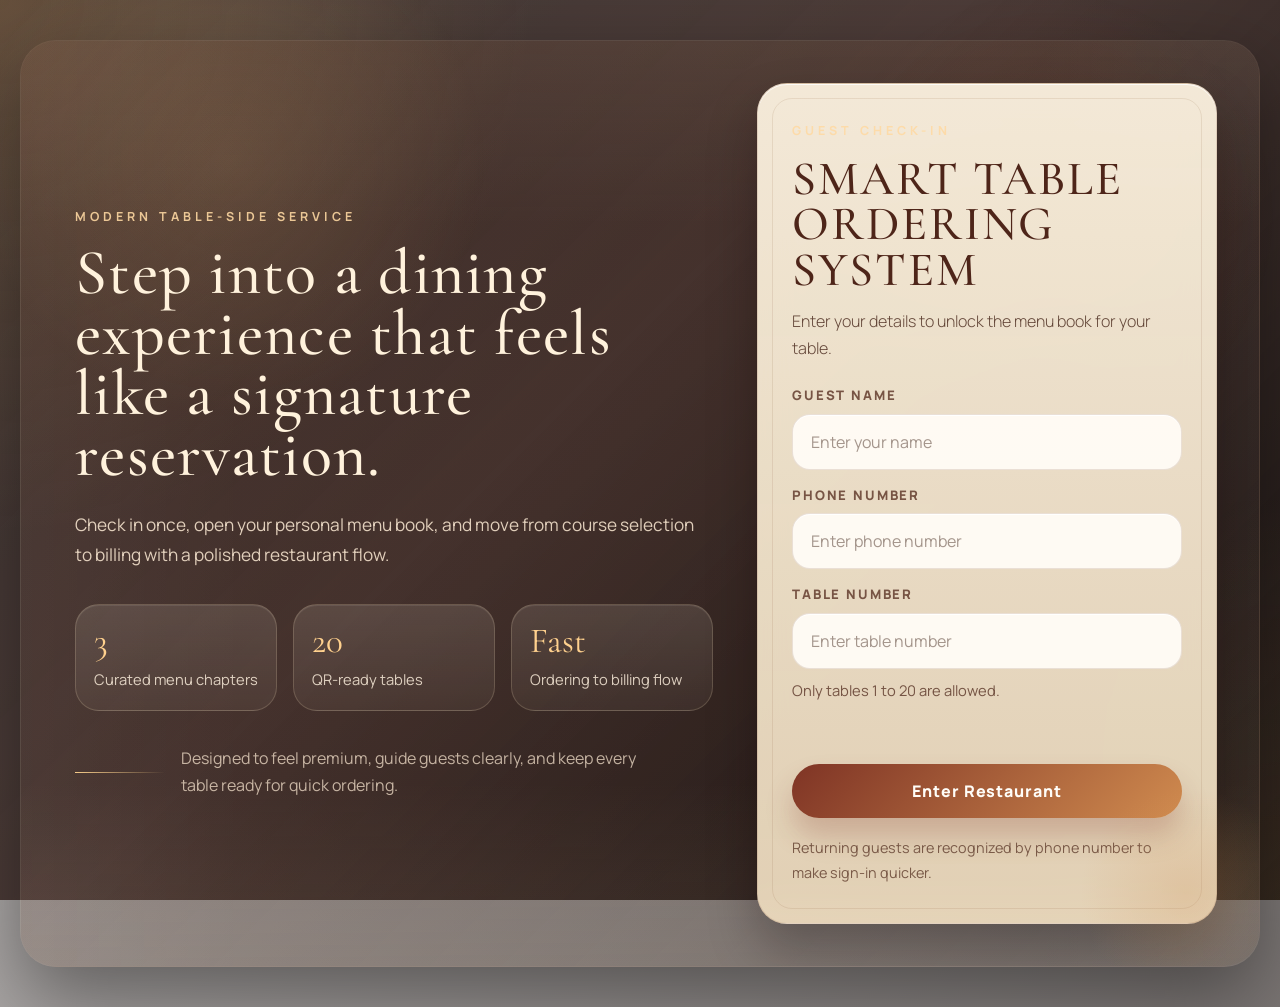
<file: index.html>
<!DOCTYPE html>
<html lang="en">
<head>
<meta charset="UTF-8">
<meta name="viewport" content="width=device-width, initial-scale=1.0">
<title>Smart Table Ordering System</title>
<link href="https://cdn.jsdelivr.net/npm/bootstrap@5.3.2/dist/css/bootstrap.min.css" rel="stylesheet">
<link rel="preconnect" href="https://fonts.googleapis.com">
<link rel="preconnect"  href="https://fonts.gstatic.com" crossorigin>
<link href="https://fonts.googleapis.com/css2?family=Cormorant+Garamond:wght@500;600;700&family=Manrope:wght@400;500;600;700;800&display=swap" rel="stylesheet">
<link rel="stylesheet" href="shared.css">
<link rel="stylesheet" href="index.css">
</head>
<body class="login-bg">
    <main class="page-shell login-shell">
        <section class="login-stage" aria-label="Restaurant guest login">
            <div class="login-story">
                <p class="login-story__eyebrow">Modern Table-Side Service</p>
                <h1>Step into a dining experience that feels like a signature reservation.</h1>
                <p class="login-story__copy">Check in once, open your personal menu book, and move from course selection to billing with a polished restaurant flow.</p>

                <div class="login-story__highlights" aria-label="Dining experience highlights">
                    <article class="story-pill">
                        <span class="story-pill__value">3</span>
                        <span class="story-pill__label">Curated menu chapters</span>
                    </article>
                    <article class="story-pill">
                        <span class="story-pill__value">20</span>
                        <span class="story-pill__label">QR-ready tables</span>
                    </article>
                    <article class="story-pill">
                        <span class="story-pill__value">Fast</span>
                        <span class="story-pill__label">Ordering to billing flow</span>
                    </article>
                </div>

                <div class="story-note">
                    <span class="story-note__line" aria-hidden="true"></span>
                    <p>Designed to feel premium, guide guests clearly, and keep every table ready for quick ordering.</p>
                </div>
            </div>

            <section class="login-panel glass" aria-labelledby="loginPanelTitle">
                <div class="login-panel__glow" aria-hidden="true"></div>
                <p class="login-panel__kicker">Guest Check-In</p>
                <h2 id="loginPanelTitle" class="board">Smart Table Ordering System</h2>
                <p id="loginLead" class="lead login-panel__lead">Enter your details to unlock the menu book for your table.</p>

                <form id="loginForm" class="login-form mt-4">
                    <label class="field-label" for="username">Guest Name</label>
                    <input type="text" id="username" class="form-control mt-2" placeholder="Enter your name" autocomplete="name">

                    <label class="field-label mt-3" for="phoneNo">Phone Number</label>
                    <input type="tel" id="phoneNo" class="form-control mt-2" placeholder="Enter phone number" autocomplete="tel" inputmode="numeric" maxlength="10">

                    <div id="detectedTableCard" class="table-detect-card d-none mt-3" aria-live="polite">
                        <span class="table-detect-card__label">Detected Table</span>
                        <strong id="detectedTableValue" class="table-detect-card__value">Table 1</strong>
                        <p id="detectedTableHint" class="table-detect-card__hint mb-0">This table number came from the QR code on the table.</p>
                    </div>

                    <div id="tableFieldGroup" class="mt-3">
                        <label class="field-label" for="tableNo">Table Number</label>
                        <input type="number" id="tableNo" class="form-control mt-2" placeholder="Enter table number" min="1" max="20" inputmode="numeric">
                        <p class="table-field-note mb-0">Only tables 1 to 20 are allowed.</p>
                    </div>

                    <p id="returningNote" class="small mt-3 mb-0 muted-note"></p>

                    <button type="submit" class="btn btn-premium mt-4 w-100">Enter Restaurant</button>
                </form>

                <p id="loginFootnote" class="login-panel__footnote mb-0">Returning guests are recognized by phone number to make sign-in quicker.</p>
            </section>
        </section>
    </main>

    <script src="script.js" defer></script>
    <script src="db.js" defer></script>
    <script src="login.js" defer></script>
</body>
</html>
</file>
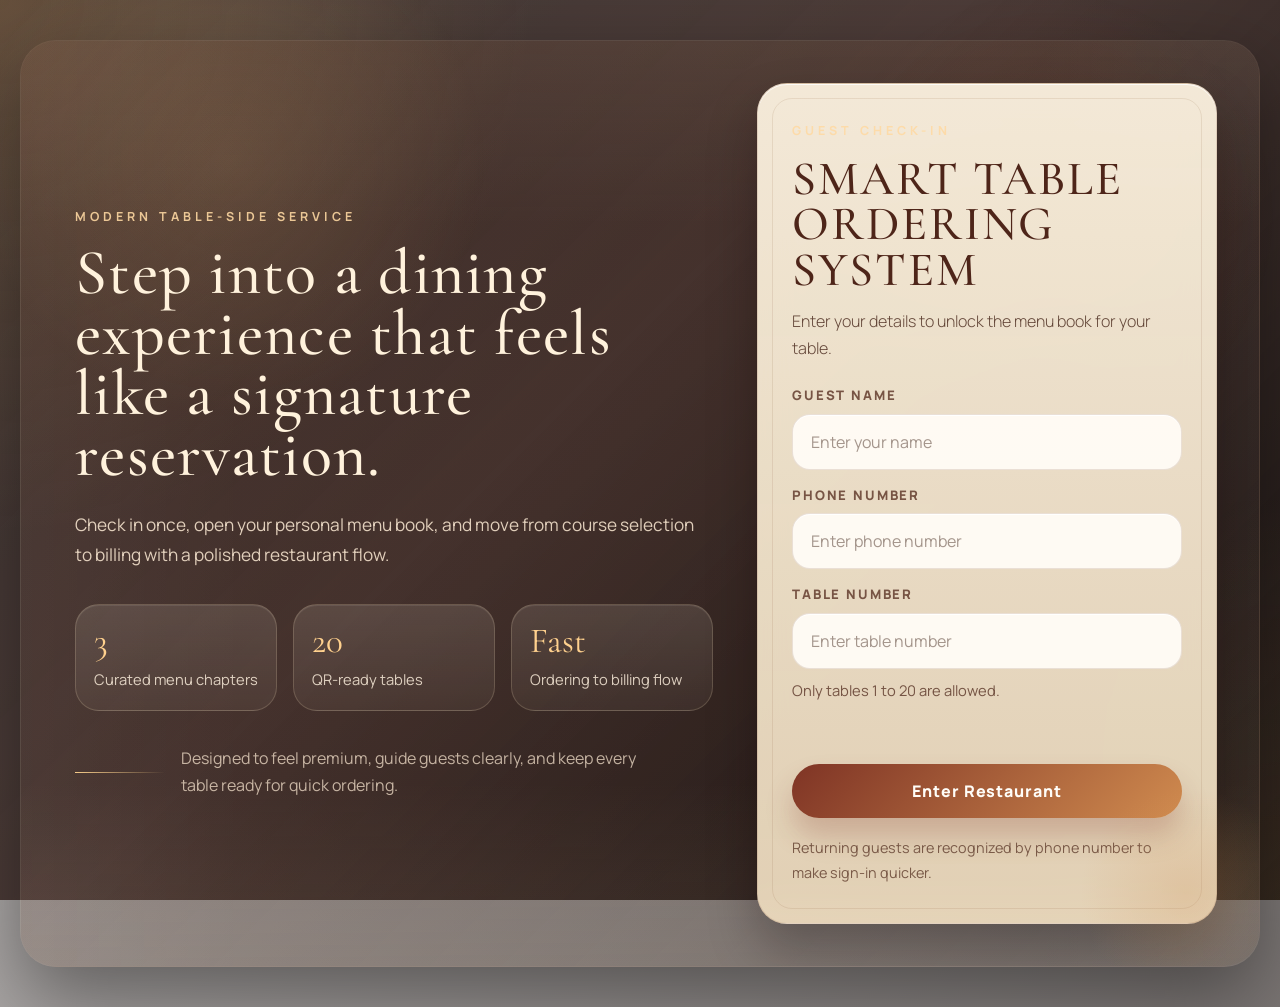
<file: admin.html>
<!DOCTYPE html>
<html lang="en">
<head>
<meta charset="UTF-8">
<meta name="viewport" content="width=device-width, initial-scale=1.0">
<title>Admin Panel | Smart Table Ordering System</title>
<link href="https://cdn.jsdelivr.net/npm/bootstrap@5.3.2/dist/css/bootstrap.min.css" rel="stylesheet">
<link rel="stylesheet" href="shared.css">
<link rel="stylesheet" href="admin.css">
</head>
<body class="admin-bg">
    <main class="page-shell">
        <section class="glass admin-panel mx-auto">
            <div class="admin-topbar d-flex justify-content-between align-items-start mb-4 flex-wrap gap-3">
                <div>
                    <h3 class="mb-1">Admin Panel</h3>
                    <p class="section-lead mb-0">Manage menu items, customer records, bills, purchase history, and profit from one place.</p>
                </div>

                <div class="d-flex align-items-center gap-2">
                    <a href="table-qr.html" class="btn btn-sm btn-info">Table QR Codes</a>
                    <button id="settingsBtn" class="btn btn-outline-light settings-trigger" type="button" aria-label="Open settings menu">&#9776;</button>
                    <button id="backBtn" class="btn btn-sm btn-outline-light">Back</button>
                </div>
            </div>

            <section id="overviewSection" class="admin-section active" data-section="overview">
                <div class="row g-3 mb-4">
                    <div class="col-md-4">
                        <div class="glass admin-stat h-100">
                            <h6>Today's Revenue</h6>
                            <h4>Rs <span id="todayRevenue">0</span></h4>
                        </div>
                    </div>
                    <div class="col-md-4">
                        <div class="glass admin-stat h-100">
                            <h6>This Month Revenue</h6>
                            <h4>Rs <span id="monthRevenue">0</span></h4>
                        </div>
                    </div>
                    <div class="col-md-4">
                        <div class="glass admin-stat h-100">
                            <h6>Table Revenue</h6>
                            <div class="d-flex gap-2 align-items-center">
                                <input type="number" id="tableRevenueInput" class="form-control form-control-sm" placeholder="Table 1-20" min="1" max="20">
                                <button id="checkTableRevenueBtn" class="btn btn-info btn-sm">Check</button>
                            </div>
                            <div class="mt-2">Rs <span id="tableRevenue">0</span></div>
                        </div>
                    </div>
                </div>

                <div class="glass mb-4">
                    <div class="d-flex justify-content-between align-items-center mb-3 flex-wrap gap-2">
                        <div>
                            <h5 class="mb-1">Menu Management</h5>
                            <p class="section-lead mb-0">Choose whether an item is purchased or freshly prepared, then store both cost and selling price.</p>
                        </div>
                        <button id="refreshMenuBtn" class="btn btn-info btn-sm">Refresh Menu</button>
                    </div>

                    <div class="row g-2 mb-3">
                        <div class="col-lg-2 col-md-4"><input id="menuName" class="form-control" placeholder="Item Name"></div>
                        <div class="col-lg-2 col-md-4"><input id="menuCategory" class="form-control" placeholder="Category"></div>
                        <div class="col-lg-2 col-md-4">
                            <select id="menuType" class="form-select">
                                <option value="prepare">Can Be Prepared</option>
                                <option value="purchase">Must Be Purchased</option>
                            </select>
                        </div>
                        <div class="col-lg-2 col-md-4"><input id="menuPrice" type="number" min="0" class="form-control" placeholder="Selling Price"></div>
                        <div class="col-lg-2 col-md-4"><input id="menuPurchasePrice" type="number" min="0" class="form-control" placeholder="Purchase Price"></div>
                        <div class="col-lg-1 col-md-2"><input id="menuTime" type="number" min="0" class="form-control" placeholder="Mins"></div>
                        <div class="col-lg-1 col-md-2"><input id="menuStock" type="number" min="0" class="form-control" placeholder="Stock"></div>
                        <div class="col-12 d-flex gap-2">
                            <button id="saveMenuBtn" class="btn btn-success btn-sm">Add Item</button>
                            <button id="resetMenuBtn" class="btn btn-secondary btn-sm">Reset</button>
                        </div>
                    </div>

                    <div id="stockHint" class="small mb-3 muted-note">For prepared items, stock is optional and hidden from sales checks.</div>

                    <div class="table-responsive">
                        <table class="table table-dark table-striped align-middle mb-0 " style="text-align: center;">
                            <thead>
                                <tr>
                                    <th>Name</th>
                                    <th>Category</th>
                                    <th>Type</th>
                                    <th>Selling Price</th>
                                    <th>Purchase Price /<br> Preparation Price</th>
                                    <th>Time</th>
                                    <th>Stock</th>
                                    <th>Action</th>
                                </tr>
                            </thead>
                            <tbody id="adminMenuTableBody"></tbody>
                        </table>
                    </div>
                </div>
            </section>

            <section id="customersSection" class="admin-section" data-section="customers">
                <div class="glass">
                    <div class="d-flex justify-content-between align-items-center mb-3 flex-wrap gap-2">
                        <div>
                            <h5 class="mb-1">Customer Details</h5>
                            <p class="section-lead mb-0">See saved customers, their visit count, last visit, and total spending.</p>
                        </div>
                        <button id="refreshCustomersBtn" class="btn btn-info btn-sm">Refresh Customers</button>
                    </div>

                    <div class="table-responsive">
                        <table class="table table-dark table-striped align-middle mb-0">
                            <thead>
                                <tr>
                                    <th>Name</th>
                                    <th>Phone</th>
                                    <th>Last Visit</th>
                                    <th>Total Visits</th>
                                    <th>Total Orders</th>
                                    <th>Total Spent</th>
                                </tr>
                            </thead>
                            <tbody id="customerDetailsBody"></tbody>
                        </table>
                    </div>
                </div>
            </section>

            <section id="historySection" class="admin-section" data-section="history">
                <div class="glass">
                    <div class="d-flex justify-content-between align-items-center mb-3 flex-wrap gap-2">
                        <div>
                            <h5 class="mb-1">Purchase History</h5>
                            <p class="section-lead mb-0">Track each completed order with revenue and profit.</p>
                        </div>
                        <div class="d-flex gap-2 flex-wrap">
                            <select id="historyFilterType" class="form-select form-select-sm">
                                <option value="phone">Filter: Phone</option>
                                <option value="customer">Filter: Customer</option>
                                <option value="item">Filter: Item</option>
                                <option value="table">Filter: Table No</option>
                                <option value="amount">Filter: Amount</option>
                            </select>
                            <input id="historyFilterValue" class="form-control form-control-sm" placeholder="Enter filter value">
                            <button id="historyFilterBtn" class="btn btn-info btn-sm">Filter</button>
                            <select id="historySortType" class="form-select form-select-sm">
                                <option value="time">Sort: Latest</option>
                                <option value="amount_desc">Sort: Amount High-Low</option>
                                <option value="amount_asc">Sort: Amount Low-High</option>
                                <option value="quantity">Sort: Quantity</option>
                                <option value="profit">Sort: Profit</option>
                            </select>
                            <button id="historySortBtn" class="btn btn-warning btn-sm">Sort</button>
                        </div>
                    </div>

                    <div class="table-responsive">
                        <table class="table table-dark table-striped align-middle mb-0">
                            <thead>
                                <tr>
                                    <th>Name</th>
                                    <th>Phone</th>
                                    <th>Table</th>
                                    <th>Date & Time</th>
                                    <th>Items</th>
                                    <th>Amount</th>
                                    <th>Profit</th>
                                </tr>
                            </thead>
                            <tbody id="purchaseHistoryBody"></tbody>
                        </table>
                    </div>
                </div>
            </section>

            <section id="billsSection" class="admin-section" data-section="bills">
                <div class="glass mb-4">
                    <div class="d-flex justify-content-between align-items-center mb-3 flex-wrap gap-2">
                        <div>
                            <h5 class="mb-1">Saved Bills</h5>
                            <p class="section-lead mb-0">Every completed bill is stored here with a running bill number starting from 001.</p>
                        </div>
                        <button id="refreshBillsBtn" class="btn btn-info btn-sm">Refresh Bills</button>
                    </div>

                    <div class="row g-3 mb-4">
                        <div class="col-md-4">
                            <div class="metric-card">
                                <div class="metric-label">Total Bills</div>
                                <div id="billCount" class="metric-value">0</div>
                            </div>
                        </div>
                        <div class="col-md-4">
                            <div class="metric-card">
                                <div class="metric-label">Latest Bill No</div>
                                <div id="latestBillNumber" class="metric-value">000</div>
                            </div>
                        </div>
                        <div class="col-md-4">
                            <div class="metric-card metric-profit">
                                <div class="metric-label">Total Billed Amount</div>
                                <div id="totalBillAmount" class="metric-value">Rs 0</div>
                            </div>
                        </div>
                    </div>

                    <div class="table-responsive">
                        <table class="table table-dark table-striped align-middle mb-0">
                            <thead>
                                <tr>
                                    <th>Bill No</th>
                                    <th>Date & Time</th>
                                    <th>Customer</th>
                                    <th>Phone</th>
                                    <th>Table</th>
                                    <th>Items</th>
                                    <th>Rating</th>
                                    <th>Feedback</th>
                                    <th>Amount</th>
                                    <th>Action</th>
                                </tr>
                            </thead>
                            <tbody id="billTableBody"></tbody>
                        </table>
                    </div>
                </div>
            </section>

            <section id="purchaseSection" class="admin-section" data-section="purchase">
                <div class="glass mb-4">
                    <div class="d-flex justify-content-between align-items-center mb-3 flex-wrap gap-2">
                        <div>
                            <h5 class="mb-1">Purchase Section</h5>
                            <p class="section-lead mb-0">Separate purchased items from prepared items and watch low-stock inventory.</p>
                        </div>
                        <button id="refreshPurchaseBtn" class="btn btn-info btn-sm">Refresh Purchase Section</button>
                    </div>

                    <div class="row g-3 mb-4">
                        <div class="col-md-4">
                            <div class="metric-card">
                                <div class="metric-label">Purchased Items</div>
                                <div id="purchaseItemCount" class="metric-value">0</div>
                            </div>
                        </div>
                        <div class="col-md-4">
                            <div class="metric-card">
                                <div class="metric-label">Prepared Items</div>
                                <div id="preparedItemCount" class="metric-value">0</div>
                            </div>
                        </div>
                        <div class="col-md-4">
                            <div class="metric-card">
                                <div class="metric-label">Low Stock Items</div>
                                <div id="lowStockCount" class="metric-value">0</div>
                            </div>
                        </div>
                    </div>

                    <div class="table-responsive">
                        <table class="table table-dark table-striped align-middle mb-0">
                            <thead>
                                <tr>
                                    <th>Name</th>
                                    <th>Category</th>
                                    <th>Type</th>
                                    <th>Purchase Price/Preparation price</th>
                                    <th>Selling Price</th>
                                    <th>Profit / Item</th>
                                    <th>Stock</th>
                                    <th>Status</th>
                                </tr>
                            </thead>
                            <tbody id="purchaseSectionBody"></tbody>
                        </table>
                    </div>
                </div>
            </section>

            <section id="tallySection" class="admin-section" data-section="tally">
                <div class="glass">
                    <div class="d-flex justify-content-between align-items-center mb-3 flex-wrap gap-2">
                        <div>
                            <h5 class="mb-1">Tally Sheet</h5>
                            <p class="section-lead mb-0">Compare purchase price and selling price to see cost, sales, and profit.</p>
                        </div>
                        <button id="refreshTallyBtn" class="btn btn-info btn-sm">Refresh Tally</button>
                    </div>

                    <div class="row g-3 mb-4">
                        <div class="col-md-3">
                            <div class="metric-card">
                                <div class="metric-label">Total Sales</div>
                                <div id="tallySales" class="metric-value">0</div>
                            </div>
                        </div>
                        <div class="col-md-3">
                            <div class="metric-card">
                                <div class="metric-label">Total Cost</div>
                                <div id="tallyCost" class="metric-value">0</div>
                            </div>
                        </div>
                        <div class="col-md-3">
                            <div class="metric-card metric-profit">
                                <div class="metric-label">Total Profit</div>
                                <div id="tallyProfit" class="metric-value">0</div>
                            </div>
                        </div>
                        <div class="col-md-3">
                            <div class="metric-card">
                                <div class="metric-label">Profit Margin</div>
                                <div id="tallyMargin" class="metric-value">0%</div>
                            </div>
                        </div>
                    </div>

                    <div class="table-responsive">
                        <table class="table table-dark table-striped align-middle mb-0">
                            <thead>
                                <tr>
                                    <th>Item</th>
                                    <th>Type</th>
                                    <th>Qty Sold</th>
                                    <th>Sales</th>
                                    <th>Cost</th>
                                    <th>Profit</th>
                                </tr>
                            </thead>
                            <tbody id="tallyTableBody"></tbody>
                        </table>
                    </div>
                </div>
            </section>
        </section>
    </main>

    <div id="settingsDrawer" class="settings-drawer">
        <div id="settingsBackdrop" class="settings-backdrop"></div>
        <aside class="settings-panel">
            <div class="d-flex justify-content-between align-items-center mb-3">
                <div>
                    <h5 class="mb-1">Settings</h5>
                    <p class="section-lead mb-0">Jump to the section you want.</p>
                </div>
                <button id="closeSettingsBtn" class="btn btn-sm btn-outline-light" type="button">Close</button>
            </div>

            <div class="d-grid gap-2">
                <button class="settings-nav-btn active" type="button" data-section-target="overview">Overview</button>
                <button class="settings-nav-btn" type="button" data-section-target="customers">Customer Details</button>
                <button class="settings-nav-btn" type="button" data-section-target="history">Purchase History</button>
                <button class="settings-nav-btn" type="button" data-section-target="bills">Bills</button>
                <button class="settings-nav-btn" type="button" data-section-target="purchase">Purchase Section</button>
                <button class="settings-nav-btn" type="button" data-section-target="tally">Tally Sheet</button>
            </div>
        </aside>
    </div>

    <script src="script.js" defer></script>
    <script src="db.js" defer></script>
    <script src="admin.js" defer></script>
</body>
</html>
</file>
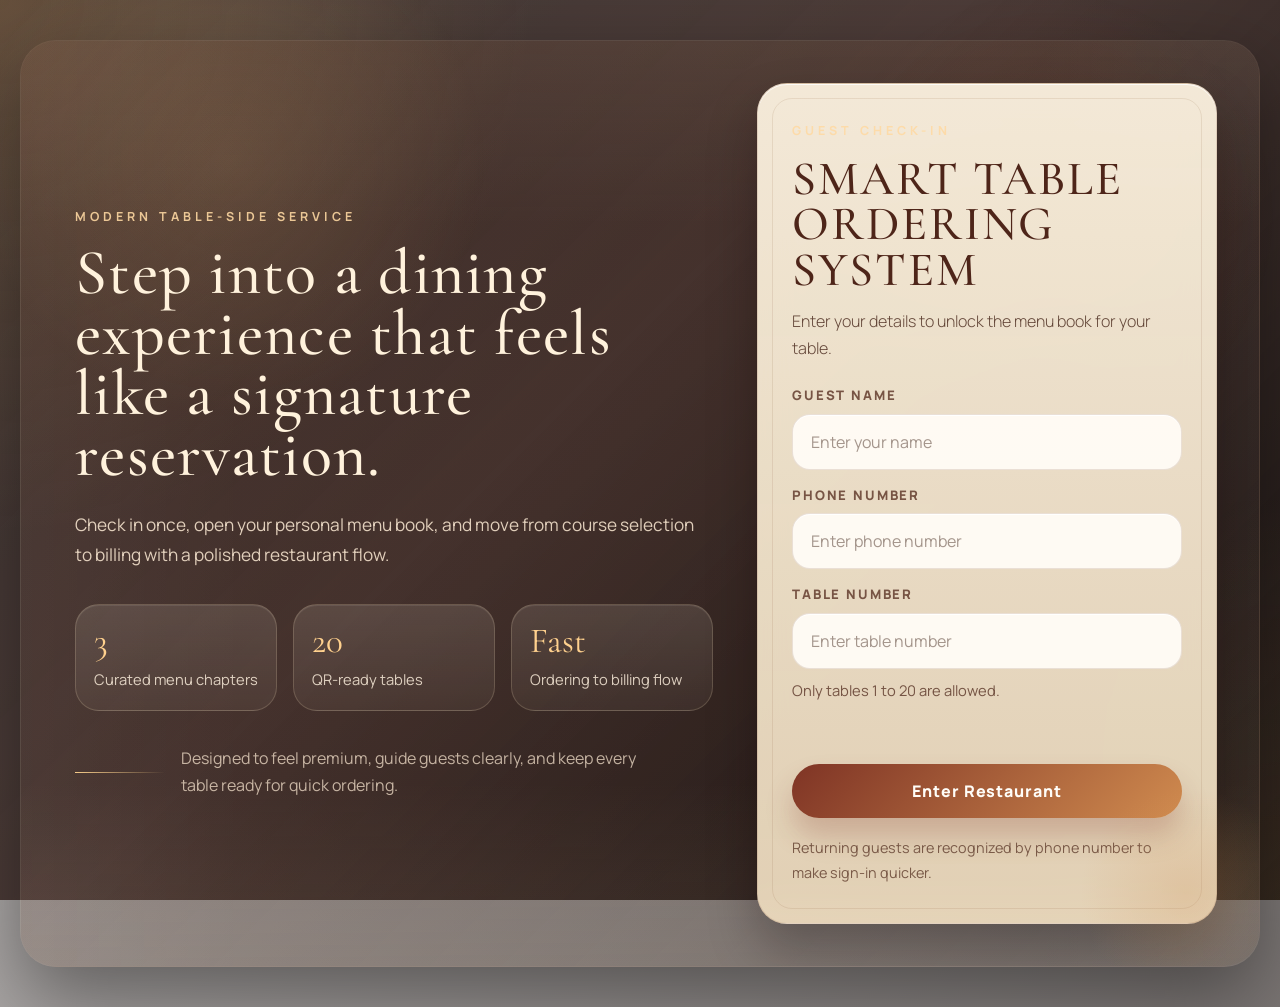
<file: cart.html>
<!DOCTYPE html>
<html lang="en">
<head>
<meta charset="UTF-8">
<meta name="viewport" content="width=device-width, initial-scale=1.0">
<title>Cart | Smart Table Ordering System</title>
<link href="https://cdn.jsdelivr.net/npm/bootstrap@5.3.2/dist/css/bootstrap.min.css" rel="stylesheet">
<link rel="stylesheet" href="shared.css">
<link rel="stylesheet" href="cart.css">
</head>
<body class="cart-bg">
    <main class="page-shell cart-shell">
        <section class="cart-hero">
            <section class="glass cart-hero__intro">
                <p class="cart-kicker">Order Review</p>
                <h1>Shape the final order before it reaches the kitchen.</h1>
                <p class="section-lead mb-0">Review every dish, fine-tune quantities, and confirm only when the table is happy with the selection.</p>

                <div class="cart-hero__actions">
                    <button id="backToMenuBtn" class="btn btn-outline-light btn-sm">Add More Items</button>
                    <button id="startOverBtn" class="btn btn-outline-light btn-sm">Start Over</button>
                </div>
            </section>

            <section class="glass cart-hero__guest">
                <p class="cart-guest__label">Reserved For</p>
                <h2><span id="customerName"></span></h2>
                <div class="cart-guest__meta">
                    <span>Phone <strong id="customerPhone"></strong></span>
                    <span>Table <strong id="customerTable"></strong></span>
                </div>
            </section>
        </section>

        <section class="cart-layout">
            <section class="glass cart-list-panel">
                <div class="cart-panel__header">
                    <div>
                        <p class="cart-kicker">Selected Dishes</p>
                        <h3>Current order book</h3>
                        <p class="section-lead mb-0">Adjust quantities or remove dishes before locking the order.</p>
                    </div>
                </div>

                <div id="cartList" class="cart-list"></div>
            </section>

            <aside class="glass cart-summary-panel">
                <p class="cart-kicker">Order Snapshot</p>

                <div class="cart-summary__card">
                    <span class="cart-summary__label">Grand Total</span>
                    <strong class="cart-summary__value">Rs <span id="totalAmount">0</span></strong>
                </div>

                <div class="cart-summary__card">
                    <span class="cart-summary__label">Estimated Ready Time</span>
                    <strong id="readyClock" class="cart-summary__value">--</strong>
                </div>

                <p class="cart-summary__note mb-0">Once confirmed, the kitchen timer begins and this table moves directly into the live preparation screen.</p>

                <button id="confirmOrderBtn" class="btn btn-primary w-100">Confirm Order</button>
            </aside>
        </section>
    </main>

    <script src="script.js" defer></script>
    <script src="db.js" defer></script>
    <script src="cart.js" defer></script>
</body>
</html>
</file>
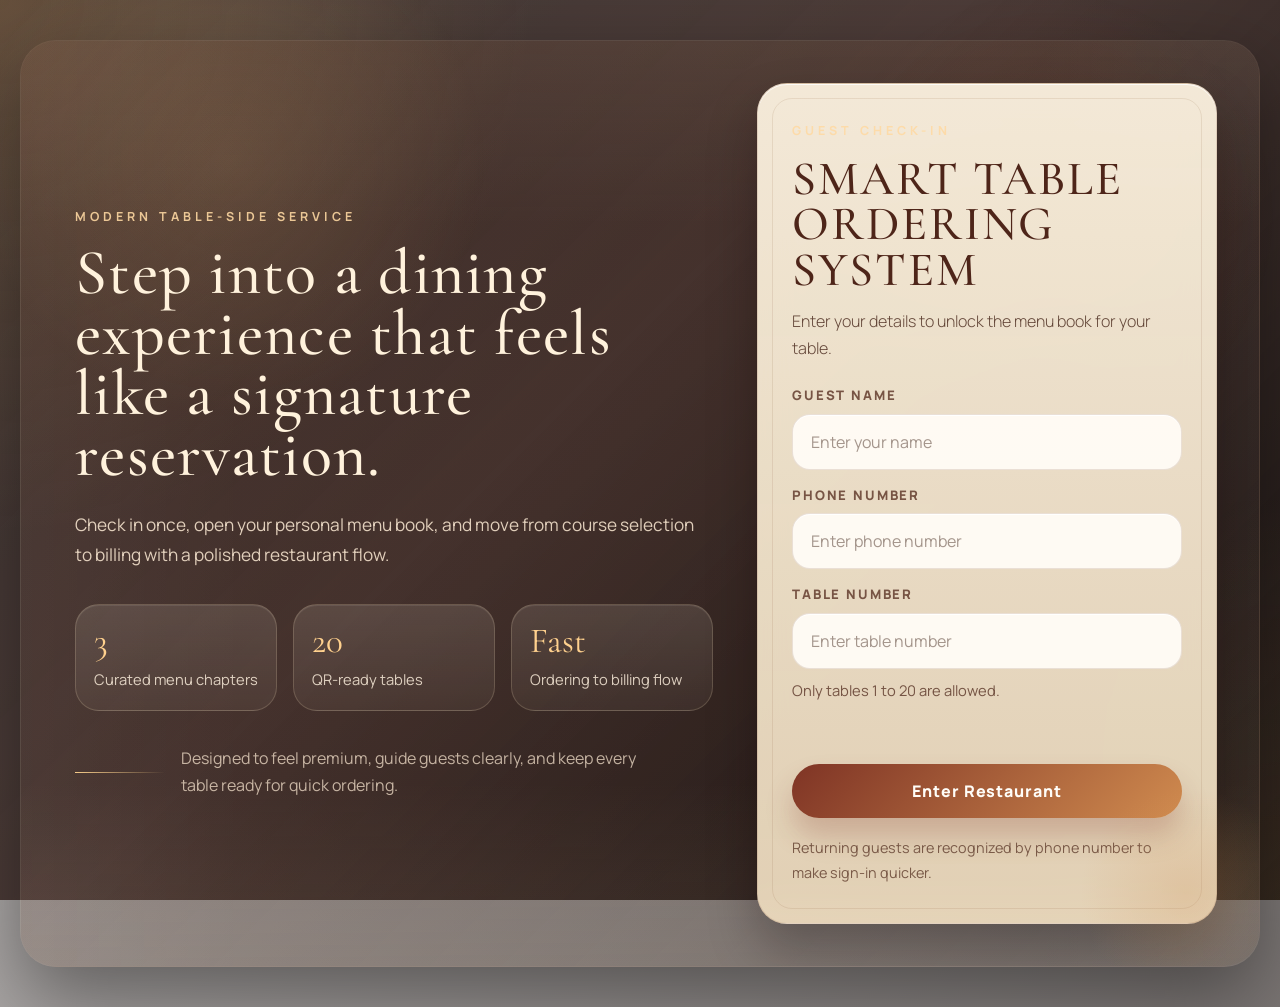
<file: kitchen.html>
<!DOCTYPE html>
<html lang="en">
<head>
<meta charset="UTF-8">
<meta name="viewport" content="width=device-width, initial-scale=1.0">
<title>Kitchen Status | Smart Table Ordering System</title>
<link href="https://cdn.jsdelivr.net/npm/bootstrap@5.3.2/dist/css/bootstrap.min.css" rel="stylesheet">
<link rel="stylesheet" href="shared.css">
<link rel="stylesheet" href="kitchen.css">
</head>
<body class="kitchen-bg">
    <main class="page-shell kitchen-shell">
        <section class="glass kitchen-board">
            <div class="kitchen-board__intro">
                <div>
                    <p class="kitchen-kicker">Kitchen Live</p>
                    <h1>Your order is now in the hands of the chefs.</h1>
                    <p class="section-lead mb-0">Watch the order move from confirmation to serving. This page updates automatically while the kitchen works.</p>
                </div>

                <div class="kitchen-guest">
                    <span>Guest <strong id="kitchenGuestName"></strong></span>
                    <span>Table <strong id="kitchenTableNo"></strong></span>
                </div>
            </div>

            <section class="kitchen-status-card">
                <div id="kitchenStageBadge" class="kitchen-status__badge">Preparing</div>
                <h2 id="statusText">Preparing your order...</h2>
                <p id="kitchenHint">The kitchen has started your dishes and we&apos;ll update this screen automatically.</p>
                <p id="kitchenReadyTime" class="kitchen-ready-time"></p>
            </section>

            <section class="kitchen-progress">
                <div class="kitchen-progress__track">
                    <div id="kitchenProgressBar" class="kitchen-progress__fill"></div>
                </div>

                <div class="kitchen-progress__meta">
                    <span id="kitchenProgressText">Order accepted by the kitchen</span>
                    <strong id="kitchenProgressPercent">0%</strong>
                </div>
            </section>

            <section class="kitchen-steps" aria-label="Kitchen order stages">
                <article class="kitchen-step-card">
                    <span class="kitchen-step-card__index">01</span>
                    <h3>Accepted</h3>
                    <p>The order is locked and queued for the kitchen team.</p>
                </article>
                <article class="kitchen-step-card">
                    <span class="kitchen-step-card__index">02</span>
                    <h3>Cooking</h3>
                    <p>Dishes are being prepared or assembled for your table.</p>
                </article>
                <article class="kitchen-step-card">
                    <span class="kitchen-step-card__index">03</span>
                    <h3>Ready</h3>
                    <p>Once everything is ready, open the bill and move to payment.</p>
                </article>
            </section>

            <button id="paymentBtn" class="btn btn-primary kitchen-open-bill d-none">Open Bill</button>
        </section>
    </main>

    <script src="script.js" defer></script>
    <script src="kitchen.js" defer></script>
</body>
</html>
</file>
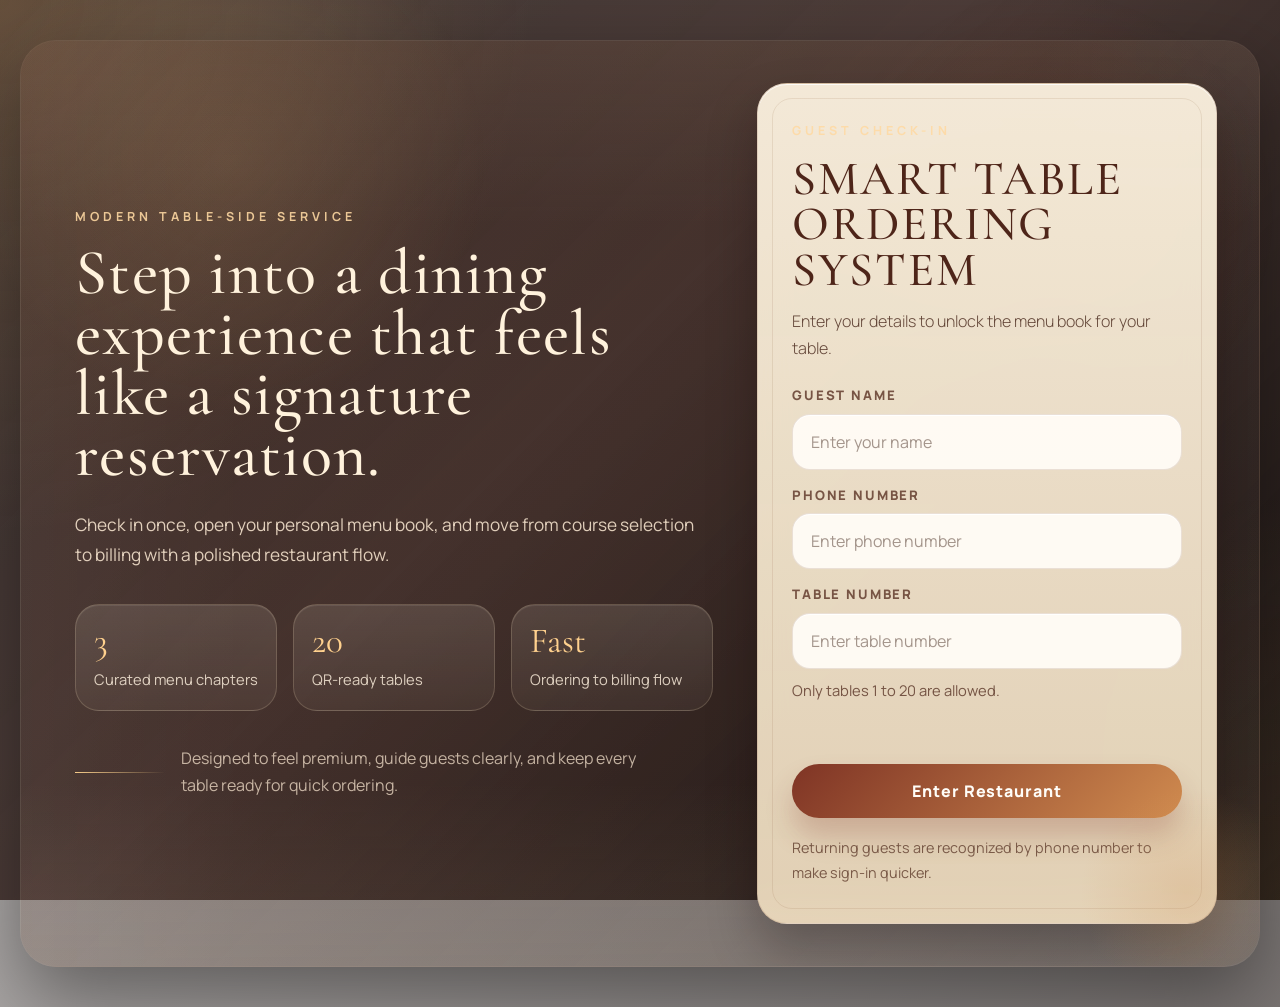
<file: menu.html>
<!DOCTYPE html>
<html lang="en">
<head>
<meta charset="UTF-8">
<meta name="viewport" content="width=device-width, initial-scale=1.0">
<title>Menu | Smart Table Ordering System</title>
<link href="https://cdn.jsdelivr.net/npm/bootstrap@5.3.2/dist/css/bootstrap.min.css" rel="stylesheet">
<link rel="preconnect" href="https://fonts.googleapis.com">
<link rel="preconnect" href="https://fonts.gstatic.com" crossorigin>
<link href="https://fonts.googleapis.com/css2?family=Cormorant+Garamond:wght@500;600;700&family=Manrope:wght@400;500;600;700;800&display=swap" rel="stylesheet">
<link rel="stylesheet" href="shared.css">
<link rel="stylesheet" href="menu.css">
</head>
<body class="menu-bg">
    <div class="menu-fab-rail" aria-label="Quick menu actions">
        <button id="recommendationBtn" class="menu-action-fab recommend-fab" type="button" aria-label="Open recommendations">
            <span class="recommend-fab__icon" aria-hidden="true">
                <svg viewBox="0 0 24 24" focusable="false">
                    <path d="M12 3.5l2.7 5.5 6 .9-4.3 4.2 1 6-5.4-2.9-5.4 2.9 1-6L3.3 9.9l6-.9z" fill="none" stroke="currentColor" stroke-linejoin="round" stroke-width="1.8"></path>
                </svg>
            </span>
        </button>

        <button id="cartShortcutBtn" class="menu-action-fab cart-fab" type="button" aria-label="View cart">
            <span class="cart-fab__icon" aria-hidden="true">
                <svg viewBox="0 0 24 24" focusable="false">
                    <path d="M3 4h2l2.2 9.2a1 1 0 0 0 1 .8h8.7a1 1 0 0 0 1-.8L20 7H7.1" fill="none" stroke="currentColor" stroke-linecap="round" stroke-linejoin="round" stroke-width="1.8"></path>
                    <circle cx="10" cy="19" r="1.5" fill="currentColor"></circle>
                    <circle cx="17" cy="19" r="1.5" fill="currentColor"></circle>
                </svg>
                <span id="cartCount" class="cart-fab__count">0</span>
            </span>
        </button>
    </div>

    <main class="page-shell menu-shell">
        <section class="menu-hero">
            <div class="menu-hero__copy">
                <p class="menu-hero__eyebrow">House Menu Book</p>
                <h1>Flip through tonight&apos;s dining journal.</h1>
                <p class="menu-hero__text">Each chapter is designed like a real menu book so guests can browse calmly, move between courses, and add dishes with ease.</p>
            </div>

            <div class="menu-hero__welcome glass">
                <p class="menu-hero__welcome-label">Reserved for</p>
                <h2>Welcome <span id="customerName"></span></h2>
                <div class="menu-hero__details">
                    <span>Phone <strong id="customerPhone"></strong></span>
                    <span>Table <strong id="customerTable"></strong></span>
                </div>
            </div>
        </section>

        <section class="menu-layout">
            <aside class="chapter-panel glass" aria-label="Menu chapter navigation">
                <p class="chapter-panel__kicker">Chapters</p>
                <div id="menuPageTabs" class="chapter-tabs"></div>

                <div class="chapter-controls">
                    <button id="prevPageBtn" class="chapter-nav-btn" type="button">Previous page</button>

                    <div class="chapter-progress">
                        <span id="pageReadout">Page 1 of 4</span>
                        <p>Use the buttons, tabs, arrow keys, swipe, or tap a dish card to preview how it is prepared.</p>
                    </div>

                    <button id="nextPageBtn" class="chapter-nav-btn" type="button">Next page</button>
                    <button id="goToCartBtn" class="chapter-nav-btn chapter-nav-btn--accent" type="button">Go To Cart</button>
                </div>
            </aside>

            <section class="menu-book-stage" aria-label="Restaurant menu">
                <div class="menu-book">
                    <div class="menu-book__spine" aria-hidden="true"></div>
                    <div class="menu-book__edge" aria-hidden="true"></div>
                    <div id="menuContainer" class="menu-book__pages" aria-live="polite"></div>
                </div>
            </section>
        </section>
    </main>

    <div id="recommendationOverlay" class="menu-overlay" hidden>
        <div class="menu-overlay__backdrop" data-close-recommendations></div>
        <aside class="menu-overlay__panel" role="dialog" aria-modal="true" aria-labelledby="recommendationTitle">
            <div class="menu-overlay__header">
                <div>
                    <p class="menu-overlay__eyebrow">Guest Recommendations</p>
                    <h2 id="recommendationTitle">What customers are choosing most</h2>
                    <p id="recommendationStatus" class="section-lead mb-0">Loading recommendation data...</p>
                </div>
                <button id="closeRecommendationBtn" class="btn btn-outline-light" type="button">Close</button>
            </div>

            <div class="recommendation-grid">
                <section class="recommendation-section">
                    <div class="recommendation-section__head">
                        <p class="recommendation-section__kicker">Highest Sale</p>
                        <h3>Top sellers by chapter</h3>
                    </div>
                    <div id="recommendationHighestSale" class="recommendation-stack"></div>
                </section>

                <section class="recommendation-section">
                    <div class="recommendation-section__head">
                        <p class="recommendation-section__kicker">Best Food</p>
                        <h3>Most loved plates right now</h3>
                    </div>
                    <div id="recommendationBestFood" class="recommendation-stack"></div>
                </section>
            </div>
        </aside>
    </div>

    <div id="dishTheatre" class="dish-theatre" hidden>
        <div class="dish-theatre__backdrop" data-close-dish-theatre></div>
        <section class="dish-theatre__panel" role="dialog" aria-modal="true" aria-labelledby="dishTheatreName">
            <div class="dish-theatre__header">
                <div>
                    <p id="dishTheatreEyebrow" class="dish-theatre__eyebrow">Dish Theatre</p>
                    <h2 id="dishTheatreName">Dish Preview</h2>
                    <p id="dishTheatreStatus" class="dish-theatre__status">Loading the kitchen animation...</p>
                </div>
                <button id="dishTheatreCloseBtn" class="btn btn-outline-light" type="button">Skip</button>
            </div>

            <div class="dish-theatre__meta">
                <span id="dishTheatreTag" class="dish-theatre__tag">Preview</span>
                <span id="dishTheatreDuration" class="dish-theatre__duration">6-second preparation preview</span>
            </div>

            <div class="dish-theatre__progress">
                <span id="dishTheatreProgressBar" class="dish-theatre__progress-bar"></span>
            </div>

            <div id="dishTheatreScene" class="dish-theatre__scene" aria-live="polite"></div>
        </section>
    </div>

    <script src="script.js" defer></script>
    <script src="db.js" defer></script>
    <script src="menu.js" defer></script>
</body>
</html>
</file>
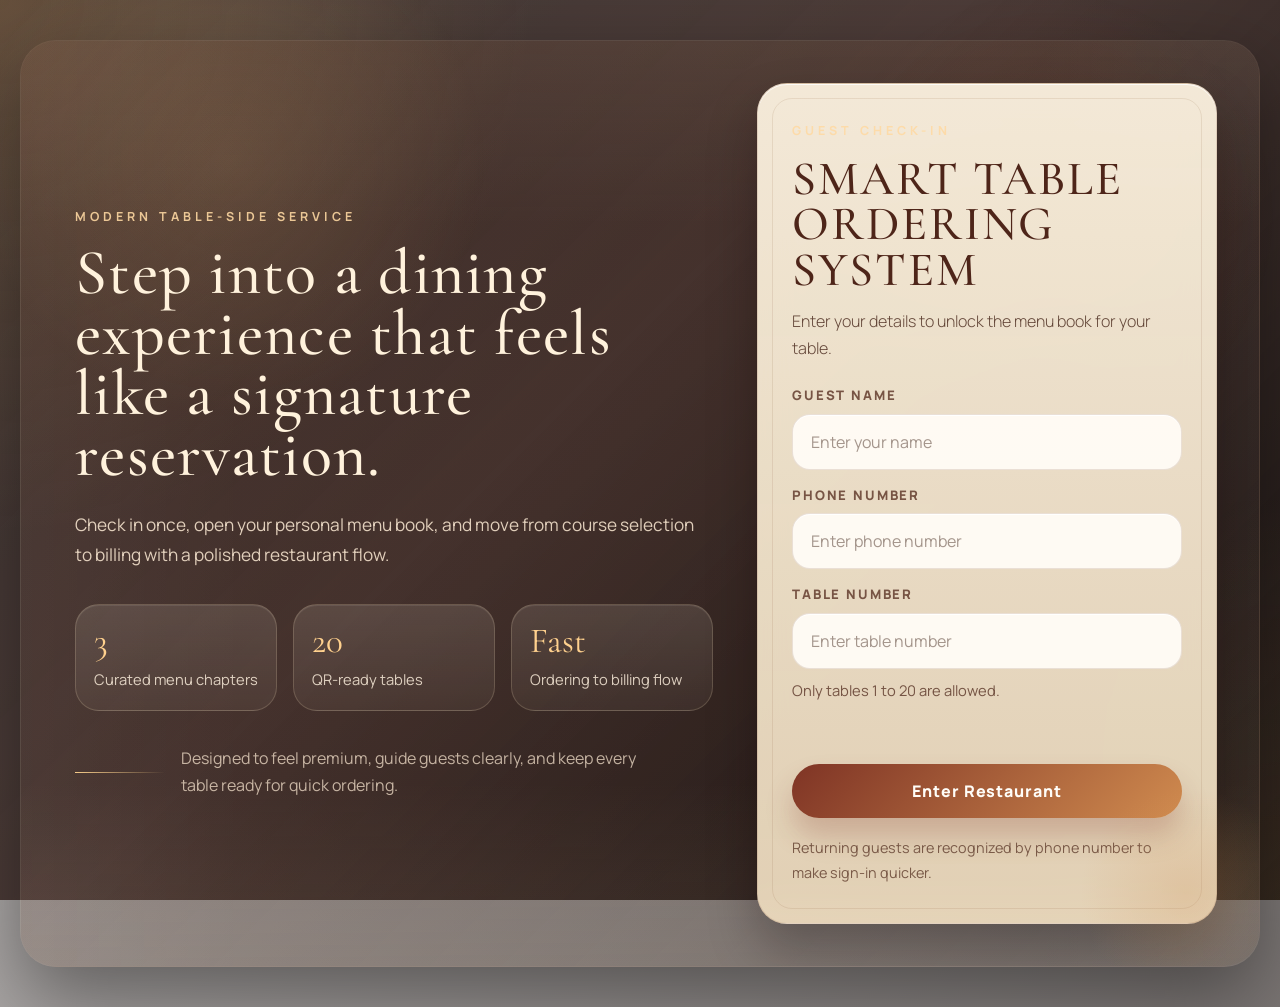
<file: payment.html>
<!DOCTYPE html>
<html lang="en">
<head>
<meta charset="UTF-8">
<meta name="viewport" content="width=device-width, initial-scale=1.0">
<title>Payment | Smart Table Ordering System</title>
<link href="https://cdn.jsdelivr.net/npm/bootstrap@5.3.2/dist/css/bootstrap.min.css" rel="stylesheet">
<link rel="stylesheet" href="shared.css">
<link rel="stylesheet" href="payment.css">
</head>
<body class="payment-bg">
    <main class="page-shell payment-shell">
        <section class="payment-stage">
            <section class="glass payment-stage__intro">
                <p class="payment-kicker">Payment Suite</p>
                <h1>One polished step before the final bill opens.</h1>
                <p class="section-lead mb-0">Confirm the amount and move directly to the bill screen where the QR code and review journey are available.</p>

                <div class="payment-stage__chips">
                    <span>Secure UPI flow</span>
                    <span>Bill and review next</span>
                    <span>Table-ready handoff</span>
                </div>

                <div class="payment-stage__guest">
                    <span>Guest <strong id="paymentGuestName"></strong></span>
                    <span>Table <strong id="paymentTableNo"></strong></span>
                </div>
            </section>

            <section id="paymentCard" class="payment-card text-center">
                <p class="payment-card__eyebrow">Payment Step</p>
                <h2>Open the bill with the payment details prepared.</h2>

                <div class="upi-logos mb-3">
                    <img src="https://upload.wikimedia.org/wikipedia/commons/f/f2/Google_Pay_Logo.svg" height="36" alt="Google Pay">
                </div>

                <div class="payment-total">
                    <span>Total Amount</span>
                    <strong>Rs <span id="payAmount"></span></strong>
                </div>

                <div class="payment-note mt-4">
                    <h5 class="mb-2">QR On The Bill Page</h5>
                    <p class="mb-0 small-text">Tap below to open the saved bill. The QR code and review step will continue there.</p>
                </div>

                <button id="finishBtn" class="btn btn-primary mt-4 w-100">Open Bill</button>
            </section>
        </section>
    </main>

    <script src="script.js" defer></script>
    <script src="db.js" defer></script>
    <script src="payment.js" defer></script>
</body>
</html>
</file>
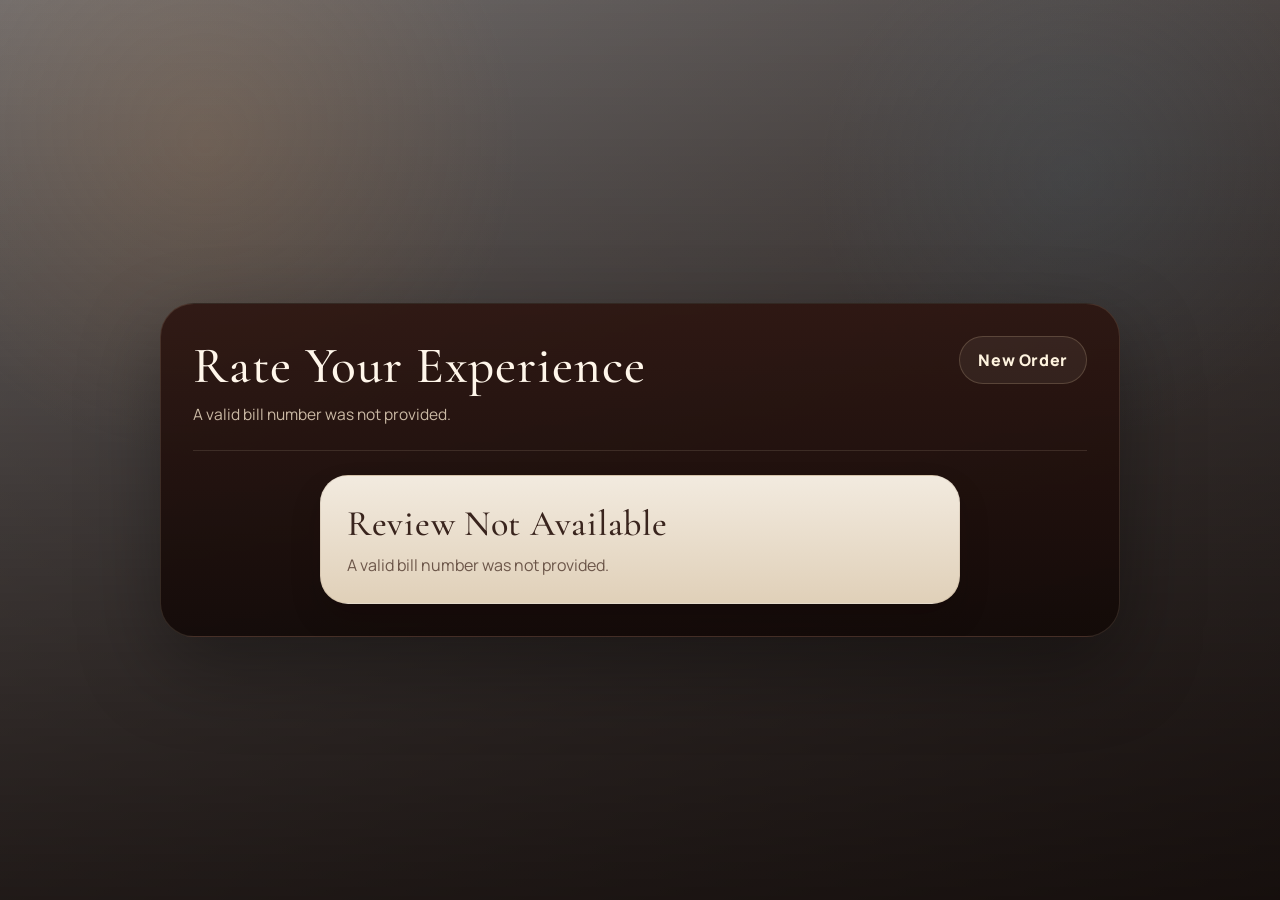
<file: review.html>
<!DOCTYPE html>
<html lang="en">
<head>
<meta charset="UTF-8">
<meta name="viewport" content="width=device-width, initial-scale=1.0">
<title>Review | Smart Table Ordering System</title>
<link href="https://cdn.jsdelivr.net/npm/bootstrap@5.3.2/dist/css/bootstrap.min.css" rel="stylesheet">
<link rel="stylesheet" href="shared.css">
<link rel="stylesheet" href="review.css">
</head>
<body class="review-bg">
    <main class="page-shell review-page-shell">
        <section class="review-page-card">
            <div class="review-toolbar d-flex justify-content-between align-items-start gap-3 flex-wrap">
                <div>
                    <h3 class="mb-1">Rate Your Experience</h3>
                    <p id="reviewPageStatus" class="section-lead mb-0">Loading your bill details...</p>
                </div>

                <button id="reviewDoneBtn" class="btn btn-outline-light" type="button">New Order</button>
            </div>

            <div id="reviewContent" class="review-content"></div>
        </section>
    </main>

    <script src="script.js" defer></script>
    <script src="db.js" defer></script>
    <script src="review.js" defer></script>
</body>
</html>
</file>
<file: shared.css>
@import url('https://fonts.googleapis.com/css2?family=Cormorant+Garamond:wght@500;600;700&family=Manrope:wght@400;500;600;700;800&display=swap');

:root {
    --font-display: 'Cormorant Garamond', Georgia, serif;
    --font-body: 'Manrope', 'Segoe UI', sans-serif;
    --color-ink: #2c1b14;
    --color-ink-soft: #6c5649;
    --color-cream: #fbf4e7;
    --color-paper: rgba(248, 239, 223, 0.94);
    --color-paper-strong: rgba(255, 251, 245, 0.98);
    --color-glass: rgba(34, 18, 14, 0.68);
    --color-glass-soft: rgba(255, 244, 224, 0.08);
    --color-line: rgba(255, 229, 194, 0.14);
    --color-accent: #c98a4f;
    --color-accent-strong: #7f3425;
    --color-accent-soft: rgba(201, 138, 79, 0.14);
    --color-success: #47754e;
    --color-info: #4d7286;
    --color-warning: #bd8a3f;
    --color-danger: #8e4d3d;
    --shadow-panel: 0 30px 80px rgba(0, 0, 0, 0.34);
    --shadow-soft: 0 16px 30px rgba(14, 7, 5, 0.18);
    --radius-panel: 30px;
    --radius-card: 24px;
    --radius-pill: 999px;
}

*,
*::before,
*::after {
    box-sizing: border-box;
}

html {
    scroll-behavior: smooth;
}

body {
    font-family: var(--font-body);
    margin: 0;
    min-height: 100vh;
    color: #fff7eb;
    background-size: cover;
    background-position: center;
    background-repeat: no-repeat;
    position: relative;
    line-height: 1.5;
}

body::before {
    content: "";
    position: fixed;
    inset: 0;
    background:
        radial-gradient(circle at top left, rgba(208, 145, 83, 0.16), transparent 26%),
        linear-gradient(180deg, rgba(13, 7, 5, 0.44), rgba(13, 7, 5, 0.82));
    z-index: 0;
}

::selection {
    background: rgba(201, 138, 79, 0.3);
    color: #fffdf8;
}

.page-shell {
    position: relative;
    z-index: 1;
    width: min(1200px, calc(100% - 40px));
    margin: 0 auto;
    padding: 42px 0 54px;
}

.glass {
    background:
        linear-gradient(180deg, rgba(52, 25, 18, 0.82), rgba(21, 11, 8, 0.82)),
        rgba(255, 255, 255, 0.02);
    backdrop-filter: blur(18px);
    border-radius: var(--radius-panel);
    padding: 30px;
    box-shadow: var(--shadow-panel);
    border: 1px solid var(--color-line);
}

h1,
h2,
h3,
h4,
h5,
h6 {
    margin-top: 0;
}

h1,
h2,
h3,
h4,
.welcome-text {
    font-family: var(--font-display);
    letter-spacing: 0.02em;
}

.section-lead {
    color: rgba(255, 238, 212, 0.76);
    font-size: 0.97rem;
    line-height: 1.75;
}

.muted-note {
    color: rgba(255, 225, 188, 0.68);
    min-height: 20px;
}

.empty-state {
    color: rgba(255, 241, 220, 0.82);
    margin: 0;
}

.welcome-wrapper {
    display: flex;
    justify-content: center;
    margin-bottom: 26px;
}

.glass-welcome {
    padding: 22px 34px;
    text-align: center;
    background: linear-gradient(180deg, rgba(43, 22, 16, 0.86), rgba(20, 10, 8, 0.82));
}

.welcome-text {
    margin: 0;
    font-size: clamp(2rem, 4vw, 3rem);
    color: #fff3df;
    line-height: 1;
}

.welcome-text small {
    display: inline-block;
    margin-top: 14px;
    font-family: var(--font-body);
    font-size: 0.98rem;
    font-weight: 600;
    letter-spacing: 0.04em;
    text-transform: none;
    color: rgba(255, 239, 213, 0.72);
}

#customerName {
    color: #ffd49a;
    text-shadow: 0 0 16px rgba(201, 138, 79, 0.18);
    font-size: 1.08em;
}

.form-control,
.form-select {
    min-height: 48px;
    padding: 12px 16px;
    background: rgba(255, 251, 243, 0.12);
    border: 1px solid rgba(255, 231, 199, 0.14);
    color: #fff7ec;
    border-radius: 18px;
    box-shadow: inset 0 1px 0 rgba(255, 255, 255, 0.05);
}

.form-control::placeholder {
    color: rgba(255, 235, 206, 0.52);
}

.form-select option {
    color: #111111;
}

.form-control:focus,
.form-select:focus {
    background: rgba(255, 251, 243, 0.16);
    color: #fff9f0;
    border-color: rgba(201, 138, 79, 0.42);
    box-shadow: 0 0 0 0.2rem rgba(201, 138, 79, 0.16);
}

.form-control:disabled,
.form-select:disabled {
    opacity: 0.68;
}

.btn {
    border: none;
    border-radius: var(--radius-pill);
    padding: 11px 18px;
    font-weight: 800;
    letter-spacing: 0.04em;
    transition: transform 0.2s ease, box-shadow 0.2s ease, background 0.2s ease, filter 0.2s ease;
}

.btn:hover,
.btn:focus {
    transform: translateY(-1px);
}

.btn:disabled {
    opacity: 0.5;
    transform: none;
    cursor: not-allowed;
}

.btn-sm {
    padding: 9px 14px;
    font-size: 0.78rem;
}

.btn-primary {
    background: linear-gradient(135deg, var(--color-accent-strong), var(--color-accent));
    color: #fffdf9;
    box-shadow: 0 16px 22px rgba(127, 52, 37, 0.2);
}

.btn-success {
    background: linear-gradient(135deg, #3d6944, #78a16d);
    color: #fbfff9;
    box-shadow: 0 16px 22px rgba(61, 105, 68, 0.2);
}

.btn-info {
    background: linear-gradient(135deg, #37596a, #6991a6);
    color: #f8fcff;
    box-shadow: 0 16px 22px rgba(55, 89, 106, 0.2);
}

.btn-warning {
    background: linear-gradient(135deg, #8e6326, #d4a75e);
    color: #fffdf8;
    box-shadow: 0 16px 22px rgba(142, 99, 38, 0.2);
}

.btn-danger {
    background: linear-gradient(135deg, #6d3127, #b86451);
    color: #fffaf9;
    box-shadow: 0 16px 22px rgba(109, 49, 39, 0.2);
}

.btn-secondary,
.btn-dark {
    background: linear-gradient(135deg, rgba(255, 245, 229, 0.08), rgba(255, 245, 229, 0.04));
    color: #fff3dd;
    border: 1px solid rgba(255, 226, 188, 0.12);
    box-shadow: none;
}

.btn-outline-light {
    background: rgba(255, 245, 229, 0.06);
    color: #fff4df;
    border: 1px solid rgba(255, 224, 183, 0.18);
    box-shadow: none;
}

.btn-outline-light:hover,
.btn-outline-light:focus,
.btn-secondary:hover,
.btn-secondary:focus,
.btn-dark:hover,
.btn-dark:focus {
    background: rgba(255, 245, 229, 0.12);
    color: #fff8ee;
    border-color: rgba(255, 224, 183, 0.24);
}

.table-responsive {
    border-radius: 22px;
    border: 1px solid rgba(255, 229, 194, 0.08);
    overflow: auto;
}

.table {
    --bs-table-bg: transparent;
    --bs-table-color: #fdf5e7;
    --bs-table-striped-bg: rgba(255, 245, 229, 0.03);
    --bs-table-striped-color: #fdf5e7;
    --bs-table-hover-bg: rgba(201, 138, 79, 0.08);
    --bs-table-hover-color: #fff9f1;
    --bs-table-border-color: rgba(255, 229, 194, 0.08);
    margin: 0;
}

.table thead th {
    background: rgba(255, 244, 224, 0.06);
    color: #ffe4b6;
    font-size: 0.8rem;
    text-transform: uppercase;
    letter-spacing: 0.12em;
    font-weight: 800;
    border-bottom-width: 1px;
    white-space: nowrap;
}

.table td,
.table th {
    vertical-align: middle;
    padding: 15px 16px;
}

.table tbody td {
    color: rgba(255, 245, 229, 0.88);
}

.table a {
    color: #ffd49a;
}

.table a:hover {
    color: #fff0d0;
}

.table-responsive::-webkit-scrollbar {
    height: 10px;
    width: 10px;
}

.table-responsive::-webkit-scrollbar-thumb {
    border-radius: 999px;
    background: rgba(255, 230, 194, 0.16);
}

.type-badge {
    display: inline-flex;
    align-items: center;
    justify-content: center;
    padding: 8px 12px;
    border-radius: var(--radius-pill);
    background: rgba(255, 228, 188, 0.08);
    border: 1px solid rgba(255, 228, 188, 0.12);
    color: #ffe0b2;
    font-size: 0.78rem;
    font-weight: 800;
    letter-spacing: 0.05em;
}

.status-badge {
    display: inline-flex;
    align-items: center;
    justify-content: center;
    padding: 8px 12px;
    border-radius: var(--radius-pill);
    font-size: 0.74rem;
    font-weight: 800;
    letter-spacing: 0.08em;
    text-transform: uppercase;
}

.status-badge--neutral {
    background: rgba(255, 229, 194, 0.08);
    border: 1px solid rgba(255, 229, 194, 0.12);
    color: #ffe0b2;
}

.status-badge--positive {
    background: rgba(71, 117, 78, 0.18);
    border: 1px solid rgba(120, 161, 109, 0.2);
    color: #d7ecd1;
}

.status-badge--warning {
    background: rgba(189, 138, 63, 0.18);
    border: 1px solid rgba(212, 167, 94, 0.22);
    color: #ffe3b5;
}

.status-badge--danger {
    background: rgba(142, 77, 61, 0.18);
    border: 1px solid rgba(184, 100, 81, 0.22);
    color: #ffd1c7;
}

a {
    color: inherit;
}

button:focus-visible,
input:focus-visible,
select:focus-visible,
textarea:focus-visible,
a:focus-visible {
    outline: 2px solid rgba(255, 216, 154, 0.48);
    outline-offset: 2px;
}

@media (max-width: 768px) {
    .page-shell {
        width: min(100%, calc(100% - 22px));
        padding: 26px 0 34px;
    }

    .glass {
        padding: 22px;
        border-radius: 24px;
    }

    .glass-welcome {
        padding: 18px 20px;
    }

    .welcome-text small {
        font-size: 0.88rem;
    }

    .table td,
    .table th {
        padding: 12px 13px;
    }
}
</file>
<file: index.css>
body.login-bg {
    font-family: 'Manrope', 'Segoe UI', sans-serif;
    background-image: linear-gradient(135deg, rgba(19, 9, 6, 0.22), rgba(19, 9, 6, 0.56)), url('https://images.unsplash.com/photo-1514933651103-005eec06c04b?auto=format&fit=crop&w=1600&q=80');
    overflow-x: hidden;
}

body.login-bg::before {
    background:
        radial-gradient(circle at top left, rgba(208, 150, 83, 0.26), transparent 34%),
        linear-gradient(135deg, rgba(20, 9, 6, 0.76), rgba(41, 19, 14, 0.72) 44%, rgba(13, 7, 5, 0.88));
}

body.login-bg::after {
    content: "";
    position: fixed;
    inset: 0;
    background:
        radial-gradient(circle at 18% 18%, rgba(255, 217, 160, 0.16), transparent 20%),
        radial-gradient(circle at 82% 24%, rgba(183, 88, 58, 0.18), transparent 18%),
        radial-gradient(circle at bottom right, rgba(255, 194, 120, 0.12), transparent 26%);
    pointer-events: none;
    z-index: 0;
}

.login-shell.page-shell {
    width: min(1240px, calc(100% - 40px));
    min-height: 100vh;
    display: grid;
    align-items: center;
    padding: 40px 0;
}

.login-stage {
    position: relative;
    display: grid;
    grid-template-columns: minmax(0, 1.1fr) minmax(360px, 460px);
    gap: 36px;
    align-items: stretch;
    padding: 42px;
    border-radius: 36px;
    overflow: hidden;
    border: 1px solid rgba(255, 232, 205, 0.14);
    background:
        linear-gradient(135deg, rgba(78, 36, 22, 0.24), rgba(19, 10, 8, 0.12)),
        rgba(0, 0, 0, 0.08);
    box-shadow: 0 30px 80px rgba(0, 0, 0, 0.42);
}

.login-stage::before {
    content: "";
    position: absolute;
    inset: 0;
    background:
        linear-gradient(90deg, rgba(255, 255, 255, 0.04), transparent 18%, transparent 82%, rgba(255, 255, 255, 0.04)),
        linear-gradient(180deg, rgba(255, 224, 183, 0.08), transparent 20%, transparent 80%, rgba(255, 224, 183, 0.08));
    pointer-events: none;
}

.login-stage > * {
    position: relative;
    z-index: 1;
}

.login-story {
    display: flex;
    flex-direction: column;
    justify-content: center;
    padding: 18px 8px 18px 12px;
    color: #fff2dc;
    animation: storyReveal 0.95s ease both;
}

.login-story__eyebrow,
.login-panel__kicker {
    margin: 0 0 16px;
    text-transform: uppercase;
    letter-spacing: 0.32em;
    font-size: 0.78rem;
    font-weight: 700;
    color: rgba(255, 217, 163, 0.88);
}

.login-story h1 {
    margin: 0;
    font-family: 'Cormorant Garamond', Georgia, serif;
    font-size: clamp(3rem, 5vw, 5rem);
    line-height: 0.95;
    letter-spacing: 0.02em;
    max-width: 720px;
}

.login-story__copy {
    max-width: 620px;
    margin: 24px 0 0;
    font-size: 1.08rem;
    line-height: 1.75;
    color: rgba(255, 237, 214, 0.84);
}

.login-story__highlights {
    display: grid;
    grid-template-columns: repeat(3, minmax(0, 1fr));
    gap: 16px;
    margin-top: 34px;
}

.story-pill {
    padding: 18px 18px 20px;
    border-radius: 24px;
    background: linear-gradient(180deg, rgba(255, 244, 227, 0.12), rgba(255, 236, 210, 0.05));
    border: 1px solid rgba(255, 229, 196, 0.18);
    backdrop-filter: blur(10px);
    box-shadow: inset 0 1px 0 rgba(255, 255, 255, 0.08);
}

.story-pill__value {
    display: block;
    font-family: 'Cormorant Garamond', Georgia, serif;
    font-size: 2.2rem;
    line-height: 1;
    color: #ffd18e;
}

.story-pill__label {
    display: block;
    margin-top: 10px;
    font-size: 0.92rem;
    line-height: 1.45;
    color: rgba(255, 242, 223, 0.82);
}

.story-note {
    display: flex;
    align-items: center;
    gap: 16px;
    margin-top: 34px;
    max-width: 580px;
}

.story-note__line {
    width: 90px;
    height: 1px;
    flex-shrink: 0;
    background: linear-gradient(90deg, rgba(255, 211, 142, 0.95), rgba(255, 211, 142, 0));
}

.story-note p {
    margin: 0;
    color: rgba(255, 237, 214, 0.7);
    line-height: 1.7;
}

.login-panel {
    position: relative;
    margin-left: auto;
    background: linear-gradient(180deg, rgba(250, 240, 222, 0.96), rgba(236, 218, 189, 0.94));
    color: #2f1f18;
    padding: 38px 34px;
    border: 1px solid rgba(132, 85, 55, 0.16);
    box-shadow:
        0 26px 50px rgba(17, 8, 6, 0.28),
        inset 0 1px 0 rgba(255, 255, 255, 0.82);
    animation: panelRise 0.95s cubic-bezier(0.22, 1, 0.36, 1) both;
}

.login-panel::before {
    content: "";
    position: absolute;
    inset: 14px;
    border-radius: 20px;
    border: 1px solid rgba(132, 85, 55, 0.12);
    pointer-events: none;
}

.login-panel__glow {
    position: absolute;
    inset: auto -80px -80px auto;
    width: 220px;
    height: 220px;
    border-radius: 50%;
    background: radial-gradient(circle, rgba(208, 145, 83, 0.22), transparent 68%);
    pointer-events: none;
}

.board {
    margin: 0;
    padding: 0;
    font-family: 'Cormorant Garamond', Georgia, serif;
    font-size: clamp(2.15rem, 4vw, 3rem);
    line-height: 0.95;
    letter-spacing: 0.04em;
    color: #4e2519;
    text-align: left;
    text-transform: uppercase;
}

.login-panel__lead {
    margin: 14px 0 0;
    color: #65483a;
    font-size: 1rem;
    line-height: 1.7;
}

.field-label {
    display: block;
    font-size: 0.82rem;
    font-weight: 800;
    letter-spacing: 0.14em;
    text-transform: uppercase;
    color: #775444;
}

.login-panel .form-control {
    background: rgba(255, 251, 245, 0.96);
    border: 1px solid rgba(127, 89, 63, 0.16);
    color: #2f1f18;
    border-radius: 18px;
    text-align: left;
    padding: 15px 18px;
    box-shadow: inset 0 1px 0 rgba(255, 255, 255, 0.9);
}

.login-panel .form-control::placeholder {
    color: rgba(80, 55, 44, 0.52);
}

.login-panel .form-control:focus {
    background: #fffdf9;
    color: #2f1f18;
    border-color: rgba(176, 111, 68, 0.52);
    box-shadow: 0 0 0 0.22rem rgba(208, 150, 83, 0.18);
}

.muted-note {
    color: #8a5a45;
    min-height: 22px;
    font-weight: 600;
}

.table-detect-card {
    padding: 18px 20px;
    border-radius: 22px;
    background: linear-gradient(135deg, rgba(127, 52, 37, 0.08), rgba(208, 139, 79, 0.18));
    border: 1px solid rgba(146, 94, 54, 0.18);
    box-shadow: inset 0 1px 0 rgba(255, 255, 255, 0.42);
}

.table-detect-card__label {
    display: block;
    font-size: 0.78rem;
    font-weight: 800;
    letter-spacing: 0.14em;
    text-transform: uppercase;
    color: #7d553f;
}

.table-detect-card__value {
    display: block;
    margin-top: 8px;
    font-family: 'Cormorant Garamond', Georgia, serif;
    font-size: 2.1rem;
    line-height: 1;
    color: #4e2519;
}

.table-detect-card__hint,
.table-field-note {
    margin-top: 10px;
    color: #755444;
    font-size: 0.92rem;
    line-height: 1.6;
}

.btn-premium {
    background: linear-gradient(135deg, #7f3425, #d08b4f);
    border: none;
    border-radius: 999px;
    font-weight: 800;
    letter-spacing: 0.06em;
    color: #fffdf8;
    padding: 15px 22px;
    box-shadow: 0 18px 28px rgba(127, 52, 37, 0.24);
    transition: transform 0.22s ease, box-shadow 0.22s ease, filter 0.22s ease;
}

.btn-premium:hover,
.btn-premium:focus {
    color: #fffdf8;
    transform: translateY(-2px);
    box-shadow: 0 22px 32px rgba(127, 52, 37, 0.28);
    filter: saturate(1.05);
}

.login-panel__footnote {
    margin-top: 18px;
    font-size: 0.9rem;
    line-height: 1.7;
    color: #7a5a48;
}

@keyframes storyReveal {
    0% {
        opacity: 0;
        transform: translateY(18px);
    }
    100% {
        opacity: 1;
        transform: translateY(0);
    }
}

@keyframes panelRise {
    0% {
        opacity: 0;
        transform: translateY(24px) scale(0.98);
    }
    100% {
        opacity: 1;
        transform: translateY(0) scale(1);
    }
}

@media (max-width: 991px) {
    .login-shell.page-shell {
        width: min(100%, calc(100% - 24px));
        padding: 28px 0;
    }

    .login-stage {
        grid-template-columns: 1fr;
        gap: 28px;
        padding: 28px;
    }

    .login-story {
        padding: 0;
    }

    .login-panel {
        width: min(100%, 560px);
        margin: 0 auto;
    }
}

@media (max-width: 767px) {
    .login-stage {
        padding: 22px;
        border-radius: 28px;
    }

    .login-story__highlights {
        grid-template-columns: 1fr;
    }

    .story-note {
        gap: 12px;
    }

    .story-note__line {
        width: 54px;
    }

    .login-panel {
        padding: 28px 22px;
    }
}

@media (prefers-reduced-motion: reduce) {
    .login-story,
    .login-panel,
    .btn-premium {
        animation: none;
        transition: none;
    }
}
</file>
<file: admin.css>
body.admin-bg {
    background-image: linear-gradient(135deg, rgba(14, 7, 5, 0.26), rgba(14, 7, 5, 0.82)), url('https://images.unsplash.com/photo-1552566626-52f8b828add9?auto=format&fit=crop&w=1800&q=80');
}

body.admin-bg::before {
    background:
        radial-gradient(circle at 14% 16%, rgba(201, 138, 79, 0.16), transparent 22%),
        radial-gradient(circle at 86% 18%, rgba(77, 114, 134, 0.14), transparent 18%),
        linear-gradient(180deg, rgba(13, 7, 5, 0.46), rgba(13, 7, 5, 0.88));
}

body.admin-bg::after {
    content: "";
    position: fixed;
    inset: 0;
    background: radial-gradient(circle at bottom right, rgba(255, 204, 133, 0.08), transparent 28%);
    pointer-events: none;
    z-index: 0;
}

body.admin-bg .page-shell {
    width: min(1340px, calc(100% - 40px));
    padding-top: 96px;
}

.admin-panel {
    max-width: 1280px;
    background: linear-gradient(180deg, rgba(40, 19, 14, 0.9), rgba(15, 8, 6, 0.9));
}

.admin-topbar {
    margin-bottom: 28px !important;
    padding-bottom: 24px;
    border-bottom: 1px solid rgba(255, 229, 194, 0.12);
}

.admin-topbar h3 {
    margin: 0 0 8px;
    font-size: clamp(3rem, 4vw, 4rem);
    color: #fff6ea;
}

.admin-topbar .btn {
    min-width: 46px;
}

.admin-panel h5 {
    margin: 0 0 8px;
    font-size: 2rem;
    color: #fff5e6;
}

.admin-panel .form-control,
.admin-panel .form-select {
    min-height: 46px;
}

.admin-stat,
.metric-card,
.admin-section .glass {
    background: linear-gradient(180deg, rgba(255, 248, 235, 0.08), rgba(255, 248, 235, 0.04));
    border: 1px solid rgba(255, 229, 194, 0.1);
    box-shadow: inset 0 1px 0 rgba(255, 255, 255, 0.04);
}

.admin-stat {
    height: 100%;
    padding: 22px;
    display: grid;
    gap: 14px;
}

.admin-stat h6,
.metric-label {
    margin: 0;
    text-transform: uppercase;
    letter-spacing: 0.14em;
    font-size: 0.74rem;
    font-weight: 800;
    color: rgba(255, 214, 154, 0.74);
}

.admin-stat h4,
.metric-value {
    margin: 0;
    font-family: var(--font-display);
    font-size: clamp(2rem, 3vw, 2.7rem);
    line-height: 0.95;
    color: #fff6ea;
}

.metric-card {
    height: 100%;
    padding: 20px 22px;
    border-radius: 24px;
}

.metric-profit {
    background: linear-gradient(180deg, rgba(71, 117, 78, 0.22), rgba(71, 117, 78, 0.08));
}

.admin-section {
    display: none;
}

.admin-section.active {
    display: block;
    animation: adminSectionFade 0.35s ease;
}

.admin-section .glass {
    padding: 26px;
}

.settings-trigger {
    font-size: 1.15rem;
    line-height: 1;
}

#stockHint {
    padding: 12px 14px;
    border-radius: 16px;
    background: rgba(255, 245, 229, 0.06);
    border: 1px solid rgba(255, 229, 194, 0.08);
}

.table-responsive {
    margin-top: 16px;
}

.table tbody td {
    white-space: normal;
}

.table tbody tr td:first-child {
    font-weight: 700;
}

.bill-open-link {
    white-space: nowrap;
}

.bill-feedback-cell {
    max-width: 240px;
    white-space: normal;
    word-break: break-word;
}

.stock-disabled {
    opacity: 0.55;
}

.settings-drawer {
    position: fixed;
    inset: 0;
    pointer-events: none;
    z-index: 20;
}

.settings-drawer.open {
    pointer-events: auto;
}

.settings-backdrop {
    position: absolute;
    inset: 0;
    background: rgba(9, 6, 5, 0.62);
    opacity: 0;
    transition: opacity 0.22s ease;
}

.settings-drawer.open .settings-backdrop {
    opacity: 1;
}

.settings-panel {
    position: absolute;
    top: 0;
    right: 0;
    width: min(380px, 94vw);
    height: 100%;
    padding: 28px 24px;
    background: linear-gradient(180deg, rgba(41, 20, 15, 0.98), rgba(16, 8, 6, 0.98));
    border-left: 1px solid rgba(255, 229, 194, 0.12);
    box-shadow: -12px 0 40px rgba(0, 0, 0, 0.35);
    transform: translateX(100%);
    transition: transform 0.22s ease;
}

.settings-panel h5 {
    margin: 0 0 8px;
    font-size: 2rem;
    color: #fff5e7;
}

.settings-drawer.open .settings-panel {
    transform: translateX(0);
}

.settings-nav-btn {
    width: 100%;
    text-align: left;
    background: rgba(255, 245, 229, 0.06);
    color: #fff4df;
    border: 1px solid rgba(255, 229, 194, 0.12);
    border-radius: 18px;
    padding: 13px 16px;
    transition: transform 0.2s ease, background 0.2s ease, border-color 0.2s ease;
}

.settings-nav-btn:hover,
.settings-nav-btn.active {
    background: linear-gradient(135deg, rgba(201, 138, 79, 0.18), rgba(201, 138, 79, 0.06));
    border-color: rgba(201, 138, 79, 0.24);
    transform: translateX(-3px);
}

body.drawer-open {
    overflow: hidden;
}

@keyframes adminSectionFade {
    from {
        opacity: 0;
        transform: translateY(10px);
    }
    to {
        opacity: 1;
        transform: translateY(0);
    }
}

@media (max-width: 992px) {
    body.admin-bg .page-shell {
        width: min(100%, calc(100% - 24px));
        padding-top: 78px;
    }
}

@media (max-width: 768px) {
    .admin-panel {
        padding: 22px;
    }

    .admin-section .glass,
    .admin-stat,
    .metric-card {
        padding: 20px;
    }

    .settings-panel {
        width: 100%;
    }
}
</file>
<file: cart.css>
body.cart-bg {
    background-image: linear-gradient(135deg, rgba(17, 7, 5, 0.3), rgba(17, 7, 5, 0.74)), url('https://images.unsplash.com/photo-1498654896293-37aacf113fd9?auto=format&fit=crop&w=1600&q=80');
}

body.cart-bg::before {
    background:
        radial-gradient(circle at 16% 16%, rgba(214, 150, 81, 0.16), transparent 24%),
        radial-gradient(circle at 84% 18%, rgba(134, 58, 41, 0.16), transparent 20%),
        linear-gradient(180deg, rgba(14, 7, 5, 0.4), rgba(14, 7, 5, 0.82));
}

body.cart-bg::after {
    content: "";
    position: fixed;
    inset: 0;
    background: radial-gradient(circle at bottom right, rgba(255, 204, 133, 0.12), transparent 26%);
    pointer-events: none;
    z-index: 0;
}

.cart-shell.page-shell {
    width: min(1280px, calc(100% - 40px));
    padding-top: 110px;
}

.cart-hero {
    display: grid;
    grid-template-columns: minmax(0, 1fr) minmax(320px, 360px);
    gap: 28px;
    margin-bottom: 28px;
}

.cart-kicker,
.cart-guest__label {
    margin: 0 0 14px;
    text-transform: uppercase;
    letter-spacing: 0.3em;
    font-size: 0.78rem;
    font-weight: 800;
    color: rgba(255, 214, 154, 0.84);
}

.cart-hero__intro h1 {
    margin: 0 0 16px;
    font-size: clamp(3rem, 5vw, 4.5rem);
    line-height: 0.92;
    color: #fff5e7;
}

.cart-hero__actions {
    display: flex;
    flex-wrap: wrap;
    gap: 12px;
    margin-top: 26px;
}

.cart-hero__guest {
    background: linear-gradient(180deg, rgba(66, 32, 24, 0.88), rgba(23, 12, 9, 0.86));
}

.cart-hero__guest h2 {
    margin: 0;
    font-size: clamp(2.2rem, 4vw, 3rem);
    color: #fff8f0;
}

.cart-guest__meta {
    display: grid;
    gap: 12px;
    margin-top: 18px;
}

.cart-guest__meta span {
    display: flex;
    justify-content: space-between;
    gap: 16px;
    padding: 13px 16px;
    border-radius: 18px;
    background: rgba(255, 243, 223, 0.06);
    border: 1px solid rgba(255, 229, 194, 0.08);
    color: rgba(255, 243, 223, 0.76);
}

.cart-guest__meta strong {
    color: #ffd59b;
}

.cart-layout {
    display: grid;
    grid-template-columns: minmax(0, 1fr) minmax(300px, 340px);
    gap: 28px;
    align-items: start;
}

.cart-list-panel {
    display: grid;
    gap: 22px;
    min-height: 420px;
}

.cart-panel__header h3 {
    margin: 0 0 8px;
    font-size: 2.3rem;
    color: #fff7ec;
}

.cart-list {
    display: grid;
    gap: 16px;
}

.cart-item {
    display: flex;
    justify-content: space-between;
    align-items: flex-start;
    gap: 18px;
    padding: 20px;
    border-radius: 24px;
    background: linear-gradient(180deg, rgba(255, 248, 235, 0.08), rgba(255, 248, 235, 0.04));
    border: 1px solid rgba(255, 229, 194, 0.1);
    box-shadow: inset 0 1px 0 rgba(255, 255, 255, 0.04);
}

.cart-item__details {
    display: grid;
    gap: 12px;
}

.cart-item__headline {
    display: flex;
    align-items: center;
    gap: 12px;
    flex-wrap: wrap;
}

.cart-item__name {
    font-family: var(--font-display);
    font-size: 1.9rem;
    line-height: 0.95;
    color: #fff4df;
}

.cart-item__badge {
    display: inline-flex;
    align-items: center;
    padding: 8px 12px;
    border-radius: 999px;
    background: rgba(255, 222, 177, 0.1);
    border: 1px solid rgba(255, 222, 177, 0.12);
    color: #ffd8a7;
    font-size: 0.74rem;
    font-weight: 800;
    letter-spacing: 0.08em;
    text-transform: uppercase;
}

.cart-item__meta {
    color: rgba(255, 237, 211, 0.74);
    font-size: 0.94rem;
    line-height: 1.7;
}

.cart-item__price {
    display: block;
    font-size: 1.15rem;
    font-weight: 800;
    color: #fff6e8;
}

.cart-item__actions {
    display: flex;
    flex-wrap: wrap;
    justify-content: flex-end;
    gap: 10px;
    min-width: 210px;
}

.cart-item__actions .btn {
    min-width: 48px;
}

.empty-cart-card {
    padding: 38px 24px;
    text-align: center;
    border-radius: 24px;
    background: linear-gradient(180deg, rgba(255, 248, 235, 0.08), rgba(255, 248, 235, 0.04));
    border: 1px solid rgba(255, 229, 194, 0.1);
}

.empty-cart-card h4 {
    margin: 0 0 12px;
    font-size: 2.2rem;
    color: #fff5e6;
}

.empty-cart-card p {
    margin: 0 0 18px;
}

.cart-summary-panel {
    position: sticky;
    top: 110px;
    display: grid;
    gap: 16px;
    background: linear-gradient(180deg, rgba(53, 24, 18, 0.92), rgba(22, 10, 8, 0.9));
}

.cart-summary__card {
    display: grid;
    gap: 10px;
    padding: 20px;
    border-radius: 22px;
    background: rgba(255, 245, 229, 0.06);
    border: 1px solid rgba(255, 229, 194, 0.12);
}

.cart-summary__label {
    text-transform: uppercase;
    letter-spacing: 0.18em;
    font-size: 0.74rem;
    font-weight: 800;
    color: rgba(255, 216, 154, 0.74);
}

.cart-summary__value {
    font-family: var(--font-display);
    font-size: 2.5rem;
    line-height: 0.95;
    color: #fff5e6;
}

.cart-summary__note {
    color: rgba(255, 236, 208, 0.72);
    line-height: 1.75;
}

@media (max-width: 1100px) {
    .cart-shell.page-shell {
        width: min(100%, calc(100% - 24px));
    }

    .cart-hero,
    .cart-layout {
        grid-template-columns: 1fr;
    }

    .cart-summary-panel {
        position: static;
    }
}

@media (max-width: 768px) {
    .cart-shell.page-shell {
        padding-top: 92px;
    }

    .cart-item {
        flex-direction: column;
    }

    .cart-item__name {
        font-size: 1.65rem;
    }

    .cart-item__actions {
        width: 100%;
        justify-content: flex-start;
        min-width: 0;
    }
}
</file>
<file: kitchen.css>
body.kitchen-bg {
    background-image: linear-gradient(135deg, rgba(14, 7, 5, 0.24), rgba(14, 7, 5, 0.78)), url('https://images.unsplash.com/photo-1556910103-1c02745aae4d?auto=format&fit=crop&w=1600&q=80');
}

body.kitchen-bg::before {
    background:
        radial-gradient(circle at 18% 18%, rgba(203, 144, 79, 0.14), transparent 22%),
        radial-gradient(circle at 84% 16%, rgba(77, 114, 134, 0.16), transparent 20%),
        linear-gradient(180deg, rgba(13, 7, 5, 0.46), rgba(13, 7, 5, 0.84));
}

body.kitchen-bg::after {
    content: "";
    position: fixed;
    inset: 0;
    background: radial-gradient(circle at bottom left, rgba(255, 208, 146, 0.1), transparent 24%);
    pointer-events: none;
    z-index: 0;
}

.kitchen-shell.page-shell {
    min-height: 100vh;
    display: grid;
    align-items: center;
    padding-top: 96px;
}

.kitchen-board {
    display: grid;
    gap: 24px;
    width: min(1000px, 100%);
    margin: 0 auto;
    background: linear-gradient(180deg, rgba(42, 20, 15, 0.9), rgba(17, 9, 7, 0.9));
}

.kitchen-kicker {
    margin: 0 0 14px;
    text-transform: uppercase;
    letter-spacing: 0.32em;
    font-size: 0.78rem;
    font-weight: 800;
    color: rgba(255, 214, 154, 0.84);
}

.kitchen-board__intro {
    display: grid;
    grid-template-columns: minmax(0, 1fr) minmax(280px, 320px);
    gap: 20px;
    align-items: end;
}

.kitchen-board__intro h1 {
    margin: 0 0 16px;
    font-size: clamp(2.9rem, 5vw, 4.6rem);
    line-height: 0.92;
    color: #fff6ea;
}

.kitchen-guest {
    display: grid;
    gap: 12px;
}

.kitchen-guest span {
    display: flex;
    justify-content: space-between;
    gap: 14px;
    padding: 13px 16px;
    border-radius: 18px;
    background: rgba(255, 244, 224, 0.06);
    border: 1px solid rgba(255, 229, 194, 0.1);
    color: rgba(255, 241, 220, 0.74);
}

.kitchen-guest strong {
    color: #ffd69e;
}

.kitchen-status-card {
    padding: 28px;
    border-radius: 28px;
    background: linear-gradient(180deg, rgba(255, 248, 236, 0.08), rgba(255, 248, 236, 0.04));
    border: 1px solid rgba(255, 229, 194, 0.12);
    box-shadow: inset 0 1px 0 rgba(255, 255, 255, 0.04);
}

.kitchen-status__badge {
    display: inline-flex;
    align-items: center;
    padding: 10px 14px;
    border-radius: 999px;
    background: rgba(255, 215, 153, 0.12);
    border: 1px solid rgba(255, 215, 153, 0.18);
    color: #ffd8a7;
    font-size: 0.76rem;
    font-weight: 800;
    letter-spacing: 0.1em;
    text-transform: uppercase;
}

.kitchen-status-card h2 {
    margin: 18px 0 12px;
    font-size: clamp(2.4rem, 4vw, 3.5rem);
    color: #fff6ea;
}

.kitchen-status-card p {
    margin: 0;
    color: rgba(255, 236, 208, 0.74);
    line-height: 1.8;
}

.kitchen-ready-time {
    margin-top: 14px !important;
    font-size: 1.08rem;
    font-weight: 700;
    color: #ffe4bd !important;
}

.kitchen-progress {
    display: grid;
    gap: 12px;
}

.kitchen-progress__track {
    height: 14px;
    border-radius: 999px;
    background: rgba(255, 246, 229, 0.08);
    border: 1px solid rgba(255, 229, 194, 0.1);
    overflow: hidden;
}

.kitchen-progress__fill {
    width: 0;
    height: 100%;
    border-radius: inherit;
    background: linear-gradient(90deg, #915b3a, #d39a5d, #ffe0b0);
    transition: width 0.45s ease;
}

.kitchen-progress__meta {
    display: flex;
    justify-content: space-between;
    gap: 12px;
    align-items: center;
    color: rgba(255, 239, 213, 0.76);
}

.kitchen-progress__meta strong {
    font-family: var(--font-display);
    font-size: 1.8rem;
    color: #fff5e6;
}

.kitchen-steps {
    display: grid;
    grid-template-columns: repeat(3, minmax(0, 1fr));
    gap: 16px;
}

.kitchen-step-card {
    padding: 20px;
    border-radius: 24px;
    background: linear-gradient(180deg, rgba(255, 248, 236, 0.08), rgba(255, 248, 236, 0.04));
    border: 1px solid rgba(255, 229, 194, 0.1);
}

.kitchen-step-card__index {
    display: inline-block;
    margin-bottom: 12px;
    font-family: var(--font-display);
    font-size: 1.75rem;
    color: #ffd69e;
}

.kitchen-step-card h3 {
    margin: 0 0 8px;
    font-size: 1.8rem;
    color: #fff6ea;
}

.kitchen-step-card p {
    margin: 0;
    color: rgba(255, 236, 208, 0.72);
    line-height: 1.7;
}

.kitchen-open-bill {
    width: fit-content;
    min-width: 220px;
}

body.order-ready .kitchen-status__badge {
    background: rgba(120, 161, 109, 0.14);
    border-color: rgba(120, 161, 109, 0.22);
    color: #cde5c6;
}

body.order-ready .kitchen-progress__fill {
    background: linear-gradient(90deg, #47754e, #78a16d, #cfe3c9);
}

@media (max-width: 900px) {
    .kitchen-board__intro,
    .kitchen-steps {
        grid-template-columns: 1fr;
    }
}

@media (max-width: 768px) {
    .kitchen-shell.page-shell {
        padding-top: 80px;
    }

    .kitchen-status-card,
    .kitchen-step-card {
        padding: 22px;
    }

    .kitchen-progress__meta {
        flex-direction: column;
        align-items: flex-start;
    }
}
</file>
<file: menu.css>
body.menu-bg {
    font-family: 'Manrope', 'Segoe UI', sans-serif;
    background-image: linear-gradient(135deg, rgba(20, 8, 4, 0.28), rgba(20, 8, 4, 0.74)), url('https://images.unsplash.com/photo-1414235077428-338989a2e8c0?auto=format&fit=crop&w=1800&q=80');
    overflow-x: hidden;
}

body.menu-bg::before {
    background:
        radial-gradient(circle at 18% 16%, rgba(217, 164, 96, 0.18), transparent 24%),
        radial-gradient(circle at 84% 16%, rgba(117, 48, 33, 0.18), transparent 22%),
        linear-gradient(180deg, rgba(16, 7, 5, 0.48), rgba(16, 7, 5, 0.86));
}

body.menu-bg::after {
    content: "";
    position: fixed;
    inset: 0;
    background:
        linear-gradient(90deg, rgba(255, 244, 224, 0.04) 0, rgba(255, 244, 224, 0) 10%, rgba(255, 244, 224, 0) 90%, rgba(255, 244, 224, 0.04) 100%),
        radial-gradient(circle at bottom right, rgba(255, 193, 117, 0.12), transparent 26%);
    pointer-events: none;
    z-index: 0;
}

body.menu-bg #customerName {
    color: #ffdca0;
    text-shadow: none;
    font-size: inherit;
}

.menu-shell.page-shell {
    width: min(1320px, calc(100% - 40px));
    padding: 110px 0 46px;
}

.cart-fab {
    position: fixed;
    top: 24px;
    right: 24px;
    width: 74px;
    height: 74px;
    padding: 0;
    border: 1px solid rgba(244, 217, 177, 0.28);
    border-radius: 999px;
    background: linear-gradient(180deg, rgba(104, 56, 39, 0.96), rgba(50, 24, 16, 0.94));
    backdrop-filter: blur(12px);
    color: #fff3dd;
    box-shadow: 0 22px 45px rgba(0, 0, 0, 0.34);
    display: grid;
    place-items: center;
    cursor: pointer;
    z-index: 4;
    transition: transform 0.2s ease, box-shadow 0.2s ease, background 0.2s ease;
}

.cart-fab:hover {
    transform: translateY(-2px);
    box-shadow: 0 26px 52px rgba(0, 0, 0, 0.38);
}

.cart-fab.has-items {
    background: linear-gradient(180deg, rgba(145, 77, 54, 0.98), rgba(70, 32, 21, 0.96));
}

.cart-fab::after {
    content: "";
    position: absolute;
    inset: 9px;
    border: 1px solid rgba(244, 201, 118, 0.6);
    border-radius: inherit;
    opacity: 0;
    transform: scale(0.72);
}

.cart-fab__icon {
    position: relative;
    display: flex;
    align-items: center;
    justify-content: center;
    width: 36px;
    height: 36px;
}

.cart-fab__icon svg {
    width: 34px;
    height: 34px;
}

.cart-fab__count {
    position: absolute;
    top: 4px;
    left: 50%;
    min-width: 18px;
    height: 18px;
    padding: 0 4px;
    border-radius: 999px;
    background: rgba(255, 214, 136, 0.96);
    color: #3f2217;
    font-size: 0.65rem;
    font-weight: 800;
    display: flex;
    align-items: center;
    justify-content: center;
    box-shadow: 0 6px 12px rgba(0, 0, 0, 0.2);
    border: 1px solid rgba(63, 34, 23, 0.12);
    transform: translateX(-42%);
    line-height: 1;
}

.cart-fab-animate {
    animation: cartBump 0.6s ease;
}

.cart-fab-animate::after {
    animation: cartRing 0.6s ease;
}

.cart-fab-animate .cart-fab__icon {
    animation: cartWiggle 0.6s ease;
}

.cart-fab-animate .cart-fab__count {
    animation: cartCountPulse 0.6s ease;
}

.menu-hero {
    display: grid;
    grid-template-columns: minmax(0, 1fr) minmax(320px, 380px);
    gap: 28px;
    align-items: end;
    margin-bottom: 30px;
    animation: heroRise 0.8s ease both;
}

.menu-hero__copy {
    color: #fff0d5;
}

.menu-hero__eyebrow,
.chapter-panel__kicker {
    margin: 0 0 16px;
    text-transform: uppercase;
    letter-spacing: 0.34em;
    font-size: 0.76rem;
    font-weight: 800;
    color: rgba(255, 210, 143, 0.88);
}

.menu-hero__copy h1 {
    margin: 0;
    font-family: 'Cormorant Garamond', Georgia, serif;
    font-size: clamp(3rem, 5vw, 4.7rem);
    line-height: 0.92;
    letter-spacing: 0.02em;
    max-width: 760px;
}

.menu-hero__text {
    max-width: 680px;
    margin: 20px 0 0;
    font-size: 1.03rem;
    line-height: 1.8;
    color: rgba(255, 239, 213, 0.82);
}

.menu-hero__welcome {
    background: linear-gradient(180deg, rgba(42, 21, 16, 0.82), rgba(19, 10, 8, 0.82));
    padding: 26px 28px;
    color: #fff3dd;
    border: 1px solid rgba(255, 228, 188, 0.12);
    box-shadow: 0 24px 44px rgba(0, 0, 0, 0.26);
}

.menu-hero__welcome-label {
    margin: 0 0 10px;
    text-transform: uppercase;
    letter-spacing: 0.24em;
    font-size: 0.72rem;
    color: rgba(255, 210, 143, 0.76);
}

.menu-hero__welcome h2 {
    margin: 0;
    font-family: 'Cormorant Garamond', Georgia, serif;
    font-size: 2.3rem;
    color: #fff6e8;
}

.menu-hero__details {
    display: flex;
    flex-wrap: wrap;
    gap: 10px;
    margin-top: 18px;
}

.menu-hero__details span {
    display: inline-flex;
    align-items: center;
    gap: 8px;
    padding: 10px 14px;
    border-radius: 999px;
    background: rgba(255, 244, 224, 0.08);
    border: 1px solid rgba(255, 228, 188, 0.12);
    font-size: 0.9rem;
    color: rgba(255, 242, 219, 0.86);
}

.menu-hero__details strong {
    font-weight: 800;
    color: #ffdca0;
}

.menu-layout {
    display: grid;
    grid-template-columns: minmax(280px, 320px) minmax(0, 1fr);
    gap: 30px;
    align-items: start;
}

.chapter-panel {
    position: sticky;
    top: 110px;
    background: linear-gradient(180deg, rgba(42, 21, 16, 0.86), rgba(18, 10, 8, 0.84));
    border: 1px solid rgba(255, 229, 194, 0.12);
    padding: 26px;
}

.chapter-tabs {
    display: grid;
    gap: 12px;
    margin-top: 20px;
}

.chapter-tab {
    display: flex;
    align-items: center;
    gap: 14px;
    width: 100%;
    padding: 14px 16px;
    border: 1px solid rgba(255, 230, 194, 0.12);
    border-radius: 20px;
    background: rgba(255, 245, 228, 0.06);
    color: #fff0d0;
    text-align: left;
    transition: transform 0.2s ease, background 0.2s ease, border-color 0.2s ease;
}

.chapter-tab:hover,
.chapter-tab:focus {
    transform: translateX(4px);
    background: rgba(255, 245, 228, 0.1);
    border-color: rgba(255, 216, 154, 0.22);
}

.chapter-tab.is-active {
    background: linear-gradient(135deg, rgba(255, 212, 146, 0.18), rgba(255, 212, 146, 0.06));
    border-color: rgba(255, 212, 146, 0.28);
    transform: translateX(6px);
}

.chapter-tab__index {
    display: inline-grid;
    place-items: center;
    width: 38px;
    height: 38px;
    flex-shrink: 0;
    border-radius: 50%;
    background: rgba(255, 215, 153, 0.14);
    color: #ffdca0;
    font-family: 'Cormorant Garamond', Georgia, serif;
    font-size: 1.4rem;
}

.chapter-tab__text {
    display: flex;
    flex-direction: column;
    gap: 4px;
}

.chapter-tab__title {
    font-size: 1rem;
    font-weight: 800;
    color: #fff5e4;
}

.chapter-tab__caption {
    font-size: 0.82rem;
    color: rgba(255, 240, 211, 0.7);
}

.chapter-controls {
    display: grid;
    gap: 14px;
    margin-top: 26px;
}

.chapter-nav-btn {
    width: 100%;
    padding: 14px 18px;
    border: 1px solid rgba(255, 216, 154, 0.22);
    border-radius: 999px;
    background: rgba(255, 242, 222, 0.06);
    color: #fff3dd;
    font-weight: 700;
    transition: transform 0.2s ease, background 0.2s ease, opacity 0.2s ease;
}

.chapter-nav-btn:hover:not(:disabled),
.chapter-nav-btn:focus:not(:disabled) {
    transform: translateY(-1px);
    background: rgba(255, 242, 222, 0.12);
}

.chapter-nav-btn:disabled {
    opacity: 0.45;
    cursor: not-allowed;
}

.chapter-progress {
    padding: 18px 18px 16px;
    border-radius: 22px;
    background: rgba(255, 245, 228, 0.06);
    border: 1px solid rgba(255, 230, 194, 0.12);
}

.chapter-progress span {
    display: block;
    font-family: 'Cormorant Garamond', Georgia, serif;
    font-size: 1.8rem;
    color: #fff3db;
}

.chapter-progress p {
    margin: 8px 0 0;
    font-size: 0.88rem;
    line-height: 1.6;
    color: rgba(255, 237, 209, 0.72);
}

.menu-book-stage {
    perspective: 2400px;
}

.menu-book {
    position: relative;
    height: clamp(620px, 76vh, 790px);
    padding: 18px 24px 18px 34px;
    border-radius: 34px;
    background: linear-gradient(180deg, #6b3e2f, #4d291f);
    box-shadow: 0 34px 80px rgba(0, 0, 0, 0.42);
    animation: bookLift 0.95s cubic-bezier(0.22, 1, 0.36, 1) both;
}

.menu-book::before {
    content: "";
    position: absolute;
    inset: 14px 16px 14px 26px;
    border-radius: 28px;
    background: linear-gradient(180deg, rgba(121, 74, 57, 0.9), rgba(57, 29, 22, 0.94));
    box-shadow: inset 0 1px 0 rgba(255, 224, 183, 0.12);
}

.menu-book__spine {
    position: absolute;
    top: 22px;
    bottom: 22px;
    left: 0;
    width: 48px;
    border-radius: 34px 0 0 34px;
    background: linear-gradient(180deg, #31150f, #744735 42%, #28110c 100%);
    box-shadow:
        inset -8px 0 12px rgba(0, 0, 0, 0.32),
        inset 1px 0 0 rgba(255, 225, 184, 0.12);
}

.menu-book__edge {
    position: absolute;
    top: 32px;
    bottom: 32px;
    right: 20px;
    width: 14px;
    border-radius: 0 14px 14px 0;
    background: linear-gradient(180deg, #f5e9cd, #dbc195, #f8edd5);
    box-shadow:
        inset 2px 0 0 rgba(255, 255, 255, 0.42),
        2px 0 10px rgba(0, 0, 0, 0.16);
}

.menu-book__pages {
    position: relative;
    height: 100%;
}

.menu-page {
    position: absolute;
    inset: 22px 34px 22px 48px;
    display: flex;
    flex-direction: column;
    padding: 28px 28px 24px 34px;
    border-radius: 24px 18px 18px 24px;
    background: linear-gradient(180deg, rgba(251, 245, 233, 0.985), rgba(241, 229, 204, 0.985));
    color: #2d1f16;
    box-shadow:
        0 24px 36px rgba(31, 17, 11, 0.22),
        inset 0 0 0 1px rgba(118, 86, 55, 0.12);
    overflow: hidden;
    transform-origin: left center;
    transform-style: preserve-3d;
    backface-visibility: hidden;
    transition:
        transform 0.95s cubic-bezier(0.22, 1, 0.36, 1),
        box-shadow 0.95s ease,
        filter 0.45s ease,
        opacity 0.45s ease;
}

.menu-page::before {
    content: "";
    position: absolute;
    inset: 0;
    background:
        linear-gradient(90deg, rgba(123, 92, 61, 0.12), transparent 12%),
        radial-gradient(circle at top right, rgba(255, 255, 255, 0.85), transparent 30%);
    pointer-events: none;
}

.menu-page::after {
    content: "";
    position: absolute;
    top: 18px;
    bottom: 18px;
    left: 18px;
    width: 1px;
    background: linear-gradient(180deg, rgba(155, 121, 82, 0.16), rgba(155, 121, 82, 0.02));
    pointer-events: none;
}

.menu-page.is-active {
    transform: translateX(var(--page-shift, 0px)) rotateY(0deg);
    pointer-events: auto;
}

.menu-page.is-turned {
    transform: translateX(calc(-58px + var(--page-shift, 0px))) rotateY(-178deg);
    box-shadow: 0 8px 18px rgba(31, 17, 11, 0.18);
    filter: saturate(0.88) brightness(0.95);
    pointer-events: none;
}

.menu-page.is-resting {
    transform: translateX(calc(10px + var(--page-shift, 0px))) rotateY(0deg);
    pointer-events: none;
}

.page-theme--veg {
    --page-accent: #5f8860;
    --page-accent-strong: #34533c;
    --page-accent-soft: rgba(95, 136, 96, 0.16);
}

.page-theme--nonveg {
    --page-accent: #9a5944;
    --page-accent-strong: #633326;
    --page-accent-soft: rgba(154, 89, 68, 0.16);
}

.page-theme--dessert {
    --page-accent: #b07d35;
    --page-accent-strong: #82561f;
    --page-accent-soft: rgba(176, 125, 53, 0.18);
}

.page-theme--special {
    --page-accent: #486f86;
    --page-accent-strong: #27485f;
    --page-accent-soft: rgba(72, 111, 134, 0.18);
}

.menu-page__top {
    display: flex;
    justify-content: space-between;
    gap: 18px;
    align-items: flex-start;
    margin-bottom: 16px;
}

.menu-page__eyebrow {
    margin: 0 0 10px;
    text-transform: uppercase;
    letter-spacing: 0.32em;
    font-size: 0.75rem;
    font-weight: 800;
    color: rgba(85, 64, 50, 0.6);
}

.menu-page__title {
    margin: 0;
    font-family: 'Cormorant Garamond', Georgia, serif;
    font-size: clamp(2.2rem, 3.2vw, 3.3rem);
    line-height: 0.92;
    color: #2d2017;
}

.menu-page__description {
    margin: 12px 0 0;
    max-width: 540px;
    color: #654f40;
    line-height: 1.7;
}

.menu-page__badge {
    min-width: 96px;
    padding: 14px 16px;
    border-radius: 20px;
    background: var(--page-accent-soft);
    border: 1px solid rgba(118, 86, 55, 0.1);
    text-align: center;
}

.menu-page__badge span {
    display: block;
    font-size: 0.7rem;
    letter-spacing: 0.22em;
    text-transform: uppercase;
    color: rgba(96, 74, 58, 0.74);
}

.menu-page__badge strong {
    display: block;
    margin-top: 4px;
    font-family: 'Cormorant Garamond', Georgia, serif;
    font-size: 2rem;
    line-height: 1;
    color: var(--page-accent);
}

.menu-page__meta {
    display: flex;
    flex-wrap: wrap;
    gap: 10px;
    margin-bottom: 20px;
}

.menu-page__meta-chip {
    display: inline-flex;
    align-items: center;
    gap: 8px;
    padding: 9px 14px;
    border-radius: 999px;
    background: rgba(119, 89, 62, 0.08);
    color: #5f4b3d;
    font-size: 0.86rem;
    font-weight: 700;
}

.menu-page__items {
    display: grid;
    grid-template-columns: repeat(2, minmax(0, 1fr));
    gap: 18px;
    flex: 1 1 auto;
    min-height: 0;
    overflow: auto;
    padding-right: 8px;
}

.menu-page__items::-webkit-scrollbar {
    width: 8px;
}

.menu-page__items::-webkit-scrollbar-thumb {
    border-radius: 999px;
    background: rgba(92, 68, 53, 0.22);
}

.dish-card {
    position: relative;
    display: flex;
    flex-direction: column;
    gap: 16px;
    padding: 20px;
    border-radius: 22px;
    background: linear-gradient(180deg, rgba(255, 252, 247, 0.96), rgba(246, 236, 218, 0.96));
    border: 1px solid rgba(118, 86, 55, 0.12);
    box-shadow: 0 16px 28px rgba(33, 18, 12, 0.08);
}

.dish-card::before {
    content: "";
    position: absolute;
    top: 0;
    left: 18px;
    right: 18px;
    height: 3px;
    border-radius: 999px;
    background: linear-gradient(90deg, var(--page-accent), rgba(255, 255, 255, 0));
}

.dish-card.is-unavailable {
    background: linear-gradient(180deg, rgba(235, 225, 213, 0.96), rgba(224, 212, 199, 0.96));
}

.dish-card__head {
    display: flex;
    justify-content: space-between;
    gap: 16px;
    align-items: flex-start;
}

.dish-card__title {
    margin: 0;
    font-size: 1.12rem;
    font-weight: 800;
    color: #2d2017;
}

.dish-card__tag {
    flex-shrink: 0;
    padding: 8px 11px;
    border-radius: 999px;
    background: var(--page-accent-soft);
    color: var(--page-accent-strong);
    font-size: 0.72rem;
    font-weight: 800;
    text-transform: uppercase;
    letter-spacing: 0.08em;
}

.dish-card__description {
    margin: 0;
    color: #664f40;
    line-height: 1.65;
    font-size: 0.94rem;
}

.dish-card__facts {
    display: flex;
    flex-wrap: wrap;
    gap: 10px;
}

.dish-card__fact {
    display: inline-flex;
    align-items: center;
    gap: 6px;
    padding: 8px 10px;
    border-radius: 999px;
    background: rgba(119, 89, 62, 0.08);
    color: #5c4638;
    font-size: 0.82rem;
    font-weight: 700;
}

.dish-card__footer {
    display: grid;
    grid-template-columns: auto minmax(0, 1fr);
    gap: 12px;
    margin-top: auto;
    align-items: center;
}

.qty-selector {
    display: inline-flex;
    align-items: center;
    gap: 6px;
    padding: 4px;
    border-radius: 999px;
    background: rgba(245, 232, 212, 0.96);
    border: 1px solid rgba(118, 86, 55, 0.14);
    box-shadow: inset 0 1px 0 rgba(255, 255, 255, 0.58);
}

.qty-btn {
    width: 38px;
    height: 38px;
    border: none;
    border-radius: 50%;
    background: rgba(255, 255, 255, 0.9);
    color: #3f2b21;
    font-size: 1rem;
    font-weight: 800;
    transition: background 0.2s ease, transform 0.2s ease;
}

.qty-btn:hover,
.qty-btn:focus {
    background: #ffffff;
    transform: translateY(-1px);
}

.qty-input {
    width: 56px;
    border: none;
    background: transparent;
    color: #3f2b21;
    font-weight: 800;
    text-align: center;
    box-shadow: none;
}

.qty-input:focus {
    box-shadow: none;
}

.qty-input::-webkit-outer-spin-button,
.qty-input::-webkit-inner-spin-button {
    -webkit-appearance: none;
    margin: 0;
}

.qty-input[type=number] {
    -moz-appearance: textfield;
}

.dish-card__add-btn {
    width: 100%;
    padding: 13px 16px;
    border: none;
    border-radius: 999px;
    background: linear-gradient(135deg, var(--page-accent), var(--page-accent-strong));
    color: #fffdf8;
    font-weight: 800;
    letter-spacing: 0.04em;
    box-shadow: 0 14px 20px rgba(36, 21, 15, 0.14);
    transition: transform 0.2s ease, box-shadow 0.2s ease, filter 0.2s ease;
}

.dish-card__add-btn:hover,
.dish-card__add-btn:focus {
    transform: translateY(-1px);
    box-shadow: 0 18px 26px rgba(36, 21, 15, 0.18);
    filter: saturate(1.05);
}

.dish-card__status {
    margin: 0;
    padding: 12px 14px;
    border-radius: 16px;
    background: rgba(146, 84, 68, 0.1);
    color: #7a4133;
    font-size: 0.9rem;
    font-weight: 700;
}

.menu-page__empty {
    margin-top: auto;
    padding: 28px;
    border-radius: 24px;
    background: linear-gradient(180deg, rgba(255, 251, 245, 0.92), rgba(244, 235, 219, 0.92));
    border: 1px solid rgba(118, 86, 55, 0.12);
    text-align: center;
    color: #665140;
}

.menu-page__empty h3 {
    margin: 0 0 12px;
    font-family: 'Cormorant Garamond', Georgia, serif;
    font-size: 2rem;
    color: #35251b;
}

.menu-page__empty p {
    margin: 0;
    line-height: 1.7;
}

@keyframes heroRise {
    0% {
        opacity: 0;
        transform: translateY(18px);
    }
    100% {
        opacity: 1;
        transform: translateY(0);
    }
}

@keyframes bookLift {
    0% {
        opacity: 0;
        transform: translateY(26px) scale(0.985);
    }
    100% {
        opacity: 1;
        transform: translateY(0) scale(1);
    }
}

@keyframes cartBump {
    0% { transform: scale(1); }
    30% { transform: scale(1.12); }
    55% { transform: scale(0.94); }
    100% { transform: scale(1); }
}

@keyframes cartWiggle {
    0% { transform: rotate(0deg); }
    25% { transform: rotate(-12deg); }
    55% { transform: rotate(10deg); }
    80% { transform: rotate(-6deg); }
    100% { transform: rotate(0deg); }
}

@keyframes cartCountPulse {
    0% { transform: scale(1); }
    35% { transform: scale(1.28); }
    100% { transform: scale(1); }
}

@keyframes cartRing {
    0% {
        opacity: 0;
        transform: scale(0.72);
    }
    25% {
        opacity: 0.9;
    }
    100% {
        opacity: 0;
        transform: scale(1.28);
    }
}

@media (max-width: 1100px) {
    .menu-shell.page-shell {
        width: min(100%, calc(100% - 24px));
    }

    .menu-hero,
    .menu-layout {
        grid-template-columns: 1fr;
    }

    .chapter-panel {
        position: static;
    }
}

@media (max-width: 900px) {
    .menu-book {
        height: 740px;
    }

    .menu-page {
        inset: 18px 22px 18px 34px;
        padding: 24px 22px 20px 28px;
    }

    .menu-page__items {
        grid-template-columns: 1fr;
    }
}

@media (max-width: 768px) {
    .menu-shell.page-shell {
        padding-top: 92px;
    }

    .cart-fab {
        top: 16px;
        right: 16px;
        width: 62px;
        height: 62px;
    }

    .cart-fab__icon svg {
        width: 28px;
        height: 28px;
    }

    .cart-fab__count {
        top: 5px;
        min-width: 16px;
        height: 16px;
        font-size: 0.58rem;
    }

    .menu-hero__welcome {
        padding: 22px 20px;
    }

    .chapter-panel {
        padding: 20px;
    }

    .menu-book {
        height: 720px;
        padding: 16px 18px 16px 28px;
        border-radius: 28px;
    }

    .menu-book::before {
        inset: 12px 12px 12px 22px;
        border-radius: 22px;
    }

    .menu-book__spine {
        top: 18px;
        bottom: 18px;
        width: 38px;
    }

    .menu-book__edge {
        right: 14px;
        width: 10px;
    }

    .menu-page {
        inset: 18px 18px 18px 28px;
        padding: 20px 18px 18px 22px;
        border-radius: 20px 14px 14px 20px;
    }

    .menu-page__top {
        flex-direction: column;
    }

    .menu-page__badge {
        min-width: 84px;
    }

    .dish-card__footer {
        grid-template-columns: 1fr;
    }

    .qty-selector {
        justify-content: center;
    }
}

@media (max-width: 576px) {
    .menu-book {
        height: 700px;
    }

    .menu-page {
        inset: 16px 16px 16px 24px;
    }

    .chapter-tab {
        padding: 12px 14px;
    }
}

@media (prefers-reduced-motion: reduce) {
    .menu-hero,
    .menu-book,
    .menu-page,
    .chapter-tab,
    .chapter-nav-btn,
    .dish-card__add-btn,
    .qty-btn,
    .cart-fab {
        animation: none;
        transition: none;
    }
}

body.menu-overlay-open {
    overflow: hidden;
}

.menu-fab-rail {
    position: fixed;
    top: 24px;
    right: 24px;
    display: flex;
    gap: 12px;
    z-index: 4;
}

.menu-action-fab,
.cart-fab {
    position: relative;
    top: auto;
    right: auto;
    width: 74px;
    height: 74px;
}

.menu-action-fab {
    padding: 0;
    border: 1px solid rgba(244, 217, 177, 0.28);
    border-radius: 999px;
    backdrop-filter: blur(12px);
    color: #fff3dd;
    box-shadow: 0 22px 45px rgba(0, 0, 0, 0.34);
    display: grid;
    place-items: center;
    cursor: pointer;
    transition: transform 0.2s ease, box-shadow 0.2s ease, background 0.2s ease;
}

.menu-action-fab:hover,
.menu-action-fab:focus {
    transform: translateY(-2px);
    box-shadow: 0 26px 52px rgba(0, 0, 0, 0.38);
}

.menu-action-fab::after {
    content: "";
    position: absolute;
    inset: 9px;
    border: 1px solid rgba(244, 201, 118, 0.6);
    border-radius: inherit;
    opacity: 0;
    transform: scale(0.72);
}

.recommend-fab {
    background: linear-gradient(180deg, rgba(73, 88, 41, 0.96), rgba(33, 41, 17, 0.94));
}

.recommend-fab:hover::after,
.recommend-fab:focus::after {
    animation: cartRing 0.6s ease;
}

.recommend-fab__icon,
.cart-fab__icon {
    position: relative;
    display: flex;
    align-items: center;
    justify-content: center;
    width: 36px;
    height: 36px;
}

.recommend-fab__icon svg,
.cart-fab__icon svg {
    width: 34px;
    height: 34px;
}

.chapter-nav-btn--accent {
    background: linear-gradient(135deg, rgba(201, 138, 79, 0.22), rgba(127, 52, 37, 0.18));
    border-color: rgba(255, 216, 154, 0.3);
}

.chapter-nav-btn--accent:hover:not(:disabled),
.chapter-nav-btn--accent:focus:not(:disabled) {
    background: linear-gradient(135deg, rgba(201, 138, 79, 0.3), rgba(127, 52, 37, 0.24));
}

.page-theme--soup {
    --page-accent: #5f7da0;
    --page-accent-strong: #35516f;
    --page-accent-soft: rgba(95, 125, 160, 0.18);
}

.dish-card {
    cursor: pointer;
    transition: transform 0.2s ease, box-shadow 0.2s ease, border-color 0.2s ease;
}

.dish-card:hover,
.dish-card:focus-visible {
    transform: translateY(-3px);
    box-shadow: 0 20px 34px rgba(33, 18, 12, 0.14);
    border-color: rgba(118, 86, 55, 0.2);
}

.dish-card__preview-hint {
    margin: -2px 0 0;
    color: #715847;
    font-size: 0.86rem;
    line-height: 1.55;
}

.menu-overlay,
.dish-theatre {
    position: fixed;
    inset: 0;
    z-index: 8;
}

.menu-overlay__backdrop,
.dish-theatre__backdrop {
    position: absolute;
    inset: 0;
    background: rgba(12, 7, 5, 0.7);
    backdrop-filter: blur(12px);
}

.menu-overlay__panel,
.dish-theatre__panel {
    position: relative;
    z-index: 1;
    border: 1px solid rgba(255, 227, 188, 0.14);
    box-shadow: 0 30px 90px rgba(0, 0, 0, 0.4);
    animation: overlayRise 0.35s ease both;
}

.menu-overlay {
    display: flex;
    justify-content: flex-end;
}

.menu-overlay__panel {
    width: min(960px, calc(100% - 28px));
    height: 100%;
    padding: 34px 32px;
    background:
        linear-gradient(180deg, rgba(39, 20, 15, 0.96), rgba(17, 10, 8, 0.96)),
        rgba(0, 0, 0, 0.3);
    overflow: auto;
}

.menu-overlay__header {
    display: flex;
    justify-content: space-between;
    align-items: flex-start;
    gap: 20px;
    margin-bottom: 26px;
}

.menu-overlay__eyebrow,
.recommendation-section__kicker,
.dish-theatre__eyebrow {
    margin: 0 0 12px;
    text-transform: uppercase;
    letter-spacing: 0.3em;
    font-size: 0.74rem;
    font-weight: 800;
    color: rgba(255, 210, 143, 0.88);
}

.menu-overlay__header h2,
.dish-theatre__header h2 {
    margin-bottom: 10px;
    color: #fff4df;
    font-size: clamp(2rem, 3.6vw, 3rem);
}

.recommendation-grid {
    display: grid;
    grid-template-columns: repeat(2, minmax(0, 1fr));
    gap: 22px;
}

.recommendation-section {
    padding: 24px;
    border-radius: 26px;
    background: rgba(255, 243, 223, 0.05);
    border: 1px solid rgba(255, 229, 194, 0.1);
}

.recommendation-section__head h3 {
    margin: 0 0 18px;
    color: #fff2d8;
}

.recommendation-stack {
    display: grid;
    gap: 14px;
}

.recommendation-card {
    padding: 18px 18px 20px;
    border-radius: 22px;
    background: linear-gradient(180deg, rgba(255, 251, 244, 0.98), rgba(243, 232, 212, 0.96));
    color: #2d2017;
    border: 1px solid rgba(126, 88, 58, 0.12);
    box-shadow: 0 16px 28px rgba(0, 0, 0, 0.14);
}

.recommendation-card--pending {
    background: linear-gradient(180deg, rgba(252, 245, 231, 0.98), rgba(236, 224, 199, 0.96));
}

.recommendation-card--empty {
    background: linear-gradient(180deg, rgba(228, 217, 204, 0.98), rgba(212, 198, 181, 0.96));
}

.recommendation-card__top {
    display: flex;
    justify-content: space-between;
    gap: 12px;
    align-items: flex-start;
    margin-bottom: 12px;
}

.recommendation-card__label {
    font-size: 0.76rem;
    font-weight: 800;
    letter-spacing: 0.18em;
    text-transform: uppercase;
    color: #7a5440;
}

.recommendation-card__badge,
.dish-theatre__tag {
    display: inline-flex;
    align-items: center;
    justify-content: center;
    padding: 8px 12px;
    border-radius: 999px;
    background: rgba(127, 52, 37, 0.1);
    border: 1px solid rgba(127, 52, 37, 0.14);
    color: #7f3425;
    font-size: 0.72rem;
    font-weight: 800;
    letter-spacing: 0.07em;
    text-transform: uppercase;
}

.recommendation-card h4 {
    margin: 0;
    font-size: 1.3rem;
    color: #2f1f18;
}

.recommendation-card p {
    color: #684f40;
    line-height: 1.65;
}

.recommendation-card__metrics {
    display: flex;
    flex-wrap: wrap;
    gap: 10px;
    margin-top: 14px;
}

.recommendation-card__metrics span {
    display: inline-flex;
    align-items: center;
    padding: 9px 12px;
    border-radius: 999px;
    background: rgba(119, 89, 62, 0.08);
    color: #5d483b;
    font-size: 0.82rem;
    font-weight: 700;
}

.dish-theatre {
    display: grid;
    place-items: center;
    padding: 28px;
}

.dish-theatre__panel {
    width: min(1040px, 100%);
    max-height: calc(100vh - 56px);
    padding: 28px 28px 30px;
    border-radius: 32px;
    background:
        linear-gradient(180deg, rgba(36, 19, 14, 0.97), rgba(12, 7, 5, 0.98)),
        rgba(0, 0, 0, 0.3);
    overflow: auto;
}

.dish-theatre__header {
    display: flex;
    justify-content: space-between;
    align-items: flex-start;
    gap: 18px;
}

.dish-theatre__status {
    margin: 0;
    color: rgba(255, 239, 213, 0.82);
    line-height: 1.7;
}

.dish-theatre__meta {
    display: flex;
    flex-wrap: wrap;
    align-items: center;
    gap: 12px;
    margin-top: 18px;
}

.dish-theatre__tag {
    background: rgba(255, 217, 143, 0.14);
    border-color: rgba(255, 217, 143, 0.18);
    color: #ffdc9c;
}

.dish-theatre__duration {
    color: rgba(255, 238, 212, 0.76);
    font-size: 0.9rem;
}

.dish-theatre__progress {
    margin-top: 18px;
    height: 10px;
    border-radius: 999px;
    background: rgba(255, 245, 229, 0.1);
    overflow: hidden;
    border: 1px solid rgba(255, 224, 183, 0.12);
}

.dish-theatre__progress-bar {
    display: block;
    width: 100%;
    height: 100%;
    transform: scaleX(0);
    transform-origin: left center;
    background: linear-gradient(90deg, #ffd48e, #7ec09d);
    transition-property: transform;
    transition-timing-function: linear;
}

.dish-theatre__scene {
    position: relative;
    min-height: 390px;
    margin-top: 22px;
    padding: 24px;
    border-radius: 28px;
    background:
        radial-gradient(circle at top center, rgba(255, 215, 153, 0.22), transparent 34%),
        linear-gradient(180deg, rgba(70, 40, 29, 0.88), rgba(16, 10, 8, 0.96));
    border: 1px solid rgba(255, 224, 183, 0.12);
    overflow: hidden;
}

.dish-scene {
    position: relative;
    width: 100%;
    height: 340px;
}

.scene-counter {
    position: absolute;
    left: -24px;
    right: -24px;
    bottom: 0;
    height: 56px;
    background: linear-gradient(180deg, rgba(103, 68, 51, 0.9), rgba(47, 28, 21, 0.96));
    box-shadow: 0 -12px 24px rgba(0, 0, 0, 0.18);
}

.scene-steam,
.scene-flame,
.kernel,
.veg-slice,
.biryani-grain,
.generic-ingredient,
.dessert-spark,
.chicken-piece,
.mutton-chop {
    position: absolute;
}

.scene-steam {
    bottom: 144px;
    width: 20px;
    height: 78px;
    border-radius: 999px;
    background: linear-gradient(180deg, rgba(255, 255, 255, 0.18), rgba(255, 255, 255, 0));
    filter: blur(1px);
    opacity: 0;
    animation: steamRise 3.2s ease-in-out infinite;
}

.scene-steam--1 { left: 62%; animation-delay: 0.2s; }
.scene-steam--2 { left: 66%; animation-delay: 0.9s; }
.scene-steam--3 { left: 70%; animation-delay: 1.6s; }

.scene-flame {
    bottom: 54px;
    width: 22px;
    height: 46px;
    border-radius: 50% 50% 46% 46%;
    background: linear-gradient(180deg, #ffe27e, #ff8149 70%, rgba(255, 94, 58, 0.2));
    opacity: 0;
    animation: flamePulse 1.2s ease-in-out infinite;
}

.scene-flame--1 { left: 50%; animation-delay: 0.2s; }
.scene-flame--2 { left: 54%; animation-delay: 0.5s; }
.scene-flame--3 { left: 58%; animation-delay: 0.8s; }

.dish-scene--coffee .coffee-kettle {
    position: absolute;
    top: 72px;
    left: 16%;
    width: 150px;
    height: 90px;
    border-radius: 52px 52px 28px 28px;
    background: linear-gradient(180deg, #d7c3a5, #92725b);
    box-shadow: inset 0 2px 0 rgba(255, 255, 255, 0.3);
    animation: kettleTilt 6.2s ease-in-out infinite;
}

.dish-scene--coffee .coffee-spout {
    position: absolute;
    top: 96px;
    left: calc(16% + 126px);
    width: 48px;
    height: 16px;
    border-radius: 999px;
    background: linear-gradient(90deg, #8a6a52, #dbc7aa);
    transform: rotate(22deg);
    transform-origin: left center;
    animation: kettleTiltSpout 6.2s ease-in-out infinite;
}

.dish-scene--coffee .coffee-pour {
    position: absolute;
    top: 128px;
    left: calc(16% + 158px);
    width: 16px;
    height: 0;
    border-radius: 999px;
    background: linear-gradient(180deg, rgba(124, 64, 31, 0.95), rgba(79, 40, 18, 0.82));
    animation: coffeePour 6.2s ease-in-out infinite;
}

.dish-scene--coffee .coffee-cup {
    position: absolute;
    right: 16%;
    bottom: 56px;
    width: 168px;
    height: 128px;
    border: 10px solid rgba(245, 236, 218, 0.96);
    border-top-width: 14px;
    border-radius: 0 0 38px 38px;
    background: rgba(255, 250, 241, 0.08);
}

.dish-scene--coffee .coffee-cup::after {
    content: "";
    position: absolute;
    top: 22px;
    right: -34px;
    width: 28px;
    height: 48px;
    border: 8px solid rgba(245, 236, 218, 0.96);
    border-left: none;
    border-radius: 0 28px 28px 0;
}

.dish-scene--coffee .coffee-fill {
    position: absolute;
    left: 0;
    right: 0;
    bottom: 0;
    height: 0;
    background: linear-gradient(180deg, #6d361a, #3c2012);
    animation: cupFill 6.2s ease-in-out infinite;
}

.dish-scene--popcorn .popcorn-machine {
    position: absolute;
    left: 16%;
    top: 46px;
    width: 122px;
    height: 170px;
    border-radius: 24px;
    background:
        repeating-linear-gradient(90deg, #f6e1bd 0 18px, #bc3f33 18px 36px);
    box-shadow: inset 0 0 0 8px rgba(255, 255, 255, 0.28);
}

.dish-scene--popcorn .popcorn-machine::before {
    content: "";
    position: absolute;
    top: -24px;
    left: 10px;
    right: 10px;
    height: 34px;
    border-radius: 18px 18px 8px 8px;
    background: linear-gradient(180deg, #ffe6a9, #dca45c);
}

.dish-scene--popcorn .popcorn-bucket {
    position: absolute;
    right: 16%;
    bottom: 50px;
    width: 170px;
    height: 160px;
    clip-path: polygon(14% 0, 86% 0, 100% 100%, 0 100%);
    background:
        repeating-linear-gradient(90deg, #f7ead3 0 24px, #c74731 24px 48px);
    box-shadow: inset 0 0 0 8px rgba(255, 255, 255, 0.32);
}

.dish-scene--popcorn .popcorn-bucket__fill {
    position: absolute;
    left: 10%;
    right: 10%;
    bottom: 8%;
    height: 0;
    border-radius: 24px 24px 20px 20px;
    background: radial-gradient(circle at 50% 20%, #fff5c7 0 26%, transparent 27%),
        radial-gradient(circle at 32% 34%, #ffeeb0 0 22%, transparent 23%),
        radial-gradient(circle at 68% 36%, #f8dd83 0 20%, transparent 21%),
        radial-gradient(circle at 52% 68%, #fff2c3 0 24%, transparent 25%),
        radial-gradient(circle at 24% 70%, #ffe6a9 0 18%, transparent 19%),
        radial-gradient(circle at 76% 72%, #ffe298 0 20%, transparent 21%);
    animation: bucketFill 6.2s ease-in-out infinite;
}

.kernel {
    top: 78px;
    left: 23%;
    width: 16px;
    height: 16px;
    border-radius: 42% 58% 45% 55%;
    background: linear-gradient(180deg, #fff4c5, #efc85b);
    opacity: 0;
    animation: kernelDrop 2.4s ease-in infinite;
}

.kernel--1 { animation-delay: 0.1s; left: 25%; }
.kernel--2 { animation-delay: 0.35s; left: 29%; }
.kernel--3 { animation-delay: 0.6s; left: 32%; }
.kernel--4 { animation-delay: 0.8s; left: 27%; }
.kernel--5 { animation-delay: 1s; left: 30%; }
.kernel--6 { animation-delay: 1.25s; left: 28%; }
.kernel--7 { animation-delay: 1.45s; left: 31%; }
.kernel--8 { animation-delay: 1.7s; left: 26%; }
.kernel--9 { animation-delay: 1.95s; left: 30%; }
.kernel--10 { animation-delay: 2.2s; left: 28%; }

.dish-scene--chicken .scene-grill,
.dish-scene--generic .generic-pan,
.dish-scene--veg .veg-pan,
.dish-scene--mutton .mutton-pan {
    position: absolute;
    left: 48%;
    bottom: 58px;
    width: 220px;
    height: 104px;
    border-radius: 50%;
    background: radial-gradient(circle at top, #3d3a3c, #181314 68%);
    box-shadow: inset 0 0 0 6px rgba(255, 255, 255, 0.08);
}

.dish-scene--chicken .scene-grill::before,
.dish-scene--generic .generic-pan::before,
.dish-scene--veg .veg-pan::before,
.dish-scene--mutton .mutton-pan::before {
    content: "";
    position: absolute;
    left: 14%;
    right: 14%;
    top: 34%;
    height: 6px;
    border-radius: 999px;
    background: rgba(255, 255, 255, 0.12);
    box-shadow: 0 18px 0 rgba(255, 255, 255, 0.12), 0 -18px 0 rgba(255, 255, 255, 0.12);
}

.dish-scene--chicken .scene-platter {
    position: absolute;
    right: 10%;
    bottom: 54px;
    width: 140px;
    height: 34px;
    border-radius: 999px;
    background: linear-gradient(180deg, #f4efe7, #c8b295);
}

.dish-scene--chicken .chicken-bird {
    position: absolute;
    left: -120px;
    top: 84px;
    width: 110px;
    height: 64px;
    border-radius: 60px 48px 54px 44px;
    background: linear-gradient(180deg, #ecd6b6, #c48d5f);
    box-shadow: inset 0 2px 0 rgba(255, 255, 255, 0.22);
    animation: birdFly 6.2s ease-in-out infinite;
}

.dish-scene--chicken .chicken-bird::before {
    content: "";
    position: absolute;
    left: 14px;
    top: 22px;
    width: 42px;
    height: 24px;
    border-radius: 999px;
    background: rgba(255, 255, 255, 0.2);
    transform-origin: right center;
    animation: wingFlap 0.6s ease-in-out infinite;
}

.chicken-piece {
    bottom: 104px;
    width: 40px;
    height: 22px;
    border-radius: 999px;
    background: linear-gradient(180deg, #d9944d, #8c4d25);
    opacity: 0;
    animation: roastReveal 6.2s ease-in-out infinite;
}

.chicken-piece--1 { left: 53%; animation-delay: 1.8s; }
.chicken-piece--2 { left: 58%; animation-delay: 2.1s; }
.chicken-piece--3 { left: 63%; animation-delay: 2.4s; }
.chicken-piece--4 { left: 68%; animation-delay: 2.7s; }

.dish-scene--mutton .mutton-sheep {
    position: absolute;
    left: 12%;
    top: 84px;
    width: 136px;
    height: 82px;
    border-radius: 48px;
    background: radial-gradient(circle at 40% 35%, #fff5e6 0 22%, transparent 23%),
        radial-gradient(circle at 62% 30%, #fff5e6 0 20%, transparent 21%),
        radial-gradient(circle at 74% 52%, #ffefd8 0 18%, transparent 19%),
        linear-gradient(180deg, #f4e1c4, #c8a278);
    animation: sheepSlide 6.2s ease-in-out infinite;
}

.dish-scene--mutton .mutton-board,
.dish-scene--veg .veg-board {
    position: absolute;
    left: 26%;
    bottom: 66px;
    width: 210px;
    height: 110px;
    border-radius: 22px;
    background: linear-gradient(180deg, #b18057, #7a553b);
}

.dish-scene--mutton .mutton-knife,
.dish-scene--veg .veg-knife {
    position: absolute;
    left: 34%;
    bottom: 136px;
    width: 92px;
    height: 12px;
    border-radius: 999px;
    background: linear-gradient(90deg, #f5f5f5, #929292);
    transform: rotate(-18deg);
    transform-origin: 10% center;
    animation: knifeChop 1.6s ease-in-out infinite;
}

.mutton-chop {
    bottom: 118px;
    width: 30px;
    height: 20px;
    border-radius: 999px 999px 16px 16px;
    background: linear-gradient(180deg, #d37c54, #7b3420);
    opacity: 0;
    animation: chopDrop 6.2s ease-in-out infinite;
}

.mutton-chop--1 { left: 33%; animation-delay: 1.6s; }
.mutton-chop--2 { left: 38%; animation-delay: 1.9s; }
.mutton-chop--3 { left: 43%; animation-delay: 2.2s; }
.mutton-chop--4 { left: 48%; animation-delay: 2.5s; }

.veg-slice {
    bottom: 140px;
    width: 26px;
    height: 26px;
    border-radius: 42% 58% 44% 56%;
    opacity: 0;
    animation: vegDrop 2.6s ease-in infinite;
}

.veg-slice--1 { left: 34%; background: #ec6f59; animation-delay: 0.1s; }
.veg-slice--2 { left: 38%; background: #7fc16d; animation-delay: 0.38s; }
.veg-slice--3 { left: 42%; background: #f0bc55; animation-delay: 0.64s; }
.veg-slice--4 { left: 36%; background: #b684dd; animation-delay: 0.92s; }
.veg-slice--5 { left: 40%; background: #f56b88; animation-delay: 1.2s; }
.veg-slice--6 { left: 45%; background: #5fb7d1; animation-delay: 1.48s; }
.veg-slice--7 { left: 48%; background: #e1d85d; animation-delay: 1.76s; }

.dish-scene--soup .soup-pot {
    position: absolute;
    left: 18%;
    bottom: 58px;
    width: 220px;
    height: 132px;
    border-radius: 0 0 54px 54px;
    background: linear-gradient(180deg, #a56b4a, #593426);
}

.dish-scene--soup .soup-pot::before {
    content: "";
    position: absolute;
    left: -24px;
    right: -24px;
    top: -12px;
    height: 22px;
    border-radius: 999px;
    background: linear-gradient(180deg, #e8a85f, #c77842);
}

.dish-scene--soup .soup-ladle {
    position: absolute;
    left: 34%;
    top: 72px;
    width: 160px;
    height: 14px;
    border-radius: 999px;
    background: linear-gradient(90deg, #d6c5ae, #8d6b5a);
    transform-origin: 12% center;
    animation: ladleSwing 6.2s ease-in-out infinite;
}

.dish-scene--soup .soup-ladle::after {
    content: "";
    position: absolute;
    right: -10px;
    top: -18px;
    width: 44px;
    height: 44px;
    border-radius: 50%;
    background: radial-gradient(circle at 50% 35%, #f2b261, #ba6536);
}

.dish-scene--soup .soup-bowl {
    position: absolute;
    right: 14%;
    bottom: 56px;
    width: 170px;
    height: 86px;
    border-radius: 0 0 90px 90px;
    background: linear-gradient(180deg, rgba(255, 249, 238, 0.3), rgba(255, 241, 215, 0.92));
    border: 8px solid rgba(255, 245, 229, 0.9);
    border-top-width: 12px;
}

.dish-scene--soup .soup-bowl__fill {
    position: absolute;
    left: 8px;
    right: 8px;
    bottom: 8px;
    height: 0;
    border-radius: 0 0 80px 80px;
    background: linear-gradient(180deg, #f5be74, #cb763b);
    animation: soupFill 6.2s ease-in-out infinite;
}

.dish-scene--dessert .dessert-glass {
    position: absolute;
    left: 38%;
    bottom: 56px;
    width: 180px;
    height: 180px;
    border-radius: 26px 26px 42px 42px;
    background: linear-gradient(180deg, rgba(255, 255, 255, 0.2), rgba(255, 249, 238, 0.12));
    border: 8px solid rgba(255, 247, 234, 0.92);
}

.dish-scene--dessert .dessert-glass__fill {
    position: absolute;
    left: 10px;
    right: 10px;
    bottom: 10px;
    height: 62%;
    border-radius: 20px 20px 36px 36px;
    background: linear-gradient(180deg, #f3df9c, #cf7f54 72%, #6d2c2c);
}

.dish-scene--dessert .dessert-scoop {
    position: absolute;
    left: calc(38% + 58px);
    top: 82px;
    width: 80px;
    height: 80px;
    border-radius: 50%;
    background: radial-gradient(circle at 35% 35%, #fff0c8, #f5c57b 70%, #df8b6f);
    animation: scoopDrop 6.2s ease-in-out infinite;
}

.dish-scene--dessert .dessert-drizzle {
    position: absolute;
    left: calc(38% + 84px);
    top: 72px;
    width: 18px;
    height: 0;
    border-radius: 999px;
    background: linear-gradient(180deg, #8c3b2a, rgba(140, 59, 42, 0));
    animation: drizzlePour 6.2s ease-in-out infinite;
}

.dish-scene--dessert .dessert-cherry {
    position: absolute;
    left: calc(38% + 96px);
    top: 72px;
    width: 18px;
    height: 18px;
    border-radius: 50%;
    background: #d94048;
    opacity: 0;
    animation: cherryPop 6.2s ease-in-out infinite;
}

.dessert-spark {
    width: 10px;
    height: 10px;
    border-radius: 50%;
    background: #ffd67d;
    opacity: 0;
    animation: sparkleBurst 1.6s ease-in-out infinite;
}

.dessert-spark--1 { left: 34%; top: 84px; animation-delay: 0.2s; }
.dessert-spark--2 { left: 58%; top: 74px; animation-delay: 0.55s; }
.dessert-spark--3 { left: 64%; top: 112px; animation-delay: 0.9s; }
.dessert-spark--4 { left: 42%; top: 124px; animation-delay: 1.25s; }

.dish-scene--biryani .biryani-pot {
    position: absolute;
    left: 34%;
    bottom: 56px;
    width: 240px;
    height: 150px;
    border-radius: 0 0 56px 56px;
    background: linear-gradient(180deg, #aa6c43, #5a3625);
}

.dish-scene--biryani .biryani-pot::before {
    content: "";
    position: absolute;
    left: -26px;
    right: -26px;
    top: -14px;
    height: 28px;
    border-radius: 999px;
    background: linear-gradient(180deg, #da9353, #a75d37);
}

.dish-scene--biryani .biryani-pot__layer {
    position: absolute;
    left: 12px;
    right: 12px;
    bottom: 14px;
    height: 68%;
    border-radius: 14px 14px 44px 44px;
    background:
        linear-gradient(180deg, #fff0b3 0 28%, #efbb54 28% 42%, #d5794c 42% 58%, #f5d27e 58% 72%, #a14f35 72% 100%);
}

.dish-scene--biryani .biryani-lid {
    position: absolute;
    left: 38%;
    top: 54px;
    width: 160px;
    height: 78px;
    border-radius: 78px 78px 28px 28px;
    background: linear-gradient(180deg, #d4a165, #8e5937);
    transform-origin: 10% 90%;
    animation: lidLift 6.2s ease-in-out infinite;
}

.biryani-grain {
    top: 84px;
    width: 12px;
    height: 22px;
    border-radius: 999px;
    background: linear-gradient(180deg, #fff6ca, #efbd5a);
    opacity: 0;
    animation: grainDrop 2.4s ease-in infinite;
}

.biryani-grain--1 { left: 42%; animation-delay: 0.15s; }
.biryani-grain--2 { left: 44%; animation-delay: 0.3s; }
.biryani-grain--3 { left: 46%; animation-delay: 0.45s; }
.biryani-grain--4 { left: 48%; animation-delay: 0.6s; }
.biryani-grain--5 { left: 50%; animation-delay: 0.75s; }
.biryani-grain--6 { left: 52%; animation-delay: 0.9s; }
.biryani-grain--7 { left: 54%; animation-delay: 1.05s; }
.biryani-grain--8 { left: 56%; animation-delay: 1.2s; }
.biryani-grain--9 { left: 58%; animation-delay: 1.35s; }
.biryani-grain--10 { left: 60%; animation-delay: 1.5s; }
.biryani-grain--11 { left: 62%; animation-delay: 1.65s; }
.biryani-grain--12 { left: 64%; animation-delay: 1.8s; }

.generic-ingredient {
    bottom: 132px;
    width: 26px;
    height: 18px;
    border-radius: 999px;
    opacity: 0;
    animation: ingredientScatter 2.8s ease-in infinite;
}

.generic-ingredient--1 { left: 52%; background: #f18563; animation-delay: 0.12s; }
.generic-ingredient--2 { left: 56%; background: #69ba79; animation-delay: 0.4s; }
.generic-ingredient--3 { left: 60%; background: #d8a850; animation-delay: 0.68s; }
.generic-ingredient--4 { left: 64%; background: #f4d06c; animation-delay: 0.96s; }
.generic-ingredient--5 { left: 54%; background: #d98e5f; animation-delay: 1.24s; }
.generic-ingredient--6 { left: 58%; background: #6db0d2; animation-delay: 1.52s; }
.generic-ingredient--7 { left: 62%; background: #f56f81; animation-delay: 1.8s; }
.generic-ingredient--8 { left: 66%; background: #c795de; animation-delay: 2.08s; }

@keyframes overlayRise {
    0% {
        opacity: 0;
        transform: translateY(16px) scale(0.985);
    }
    100% {
        opacity: 1;
        transform: translateY(0) scale(1);
    }
}

@keyframes steamRise {
    0% {
        opacity: 0;
        transform: translateY(20px) scale(0.85);
    }
    30% {
        opacity: 0.7;
    }
    100% {
        opacity: 0;
        transform: translateY(-54px) scale(1.15);
    }
}

@keyframes flamePulse {
    0%, 100% {
        transform: scaleY(0.84);
        opacity: 0.62;
    }
    50% {
        transform: scaleY(1.14);
        opacity: 0.95;
    }
}

@keyframes kettleTilt {
    0%, 20%, 100% {
        transform: rotate(0deg);
    }
    36%, 72% {
        transform: rotate(-12deg);
    }
}

@keyframes kettleTiltSpout {
    0%, 20%, 100% {
        transform: rotate(22deg);
    }
    36%, 72% {
        transform: rotate(5deg);
    }
}

@keyframes coffeePour {
    0%, 24%, 100% {
        height: 0;
        opacity: 0;
    }
    32%, 72% {
        height: 132px;
        opacity: 1;
    }
    84% {
        height: 40px;
        opacity: 0.4;
    }
}

@keyframes cupFill {
    0%, 28% {
        height: 0;
    }
    74%, 100% {
        height: 68%;
    }
}

@keyframes bucketFill {
    0%, 22% {
        height: 0;
    }
    74%, 100% {
        height: 78%;
    }
}

@keyframes kernelDrop {
    0% {
        opacity: 0;
        transform: translate(0, 0) scale(0.8);
    }
    18% {
        opacity: 1;
    }
    80% {
        opacity: 1;
        transform: translate(240px, 170px) scale(1);
    }
    100% {
        opacity: 0;
        transform: translate(268px, 188px) scale(1.04);
    }
}

@keyframes birdFly {
    0% {
        opacity: 0;
        transform: translateX(0) translateY(0) scale(0.88);
    }
    12% {
        opacity: 1;
    }
    40% {
        opacity: 1;
        transform: translateX(360px) translateY(-48px) scale(1);
    }
    56%, 100% {
        opacity: 0;
        transform: translateX(458px) translateY(-12px) scale(0.84);
    }
}

@keyframes wingFlap {
    0%, 100% { transform: rotate(0deg); }
    50% { transform: rotate(-18deg); }
}

@keyframes roastReveal {
    0%, 34% {
        opacity: 0;
        transform: translateY(-30px) scale(0.7);
    }
    48%, 92% {
        opacity: 1;
        transform: translateY(0) scale(1);
    }
    100% {
        opacity: 1;
        transform: translateY(-4px) scale(1.02);
    }
}

@keyframes sheepSlide {
    0% {
        opacity: 0;
        transform: translateX(-60px);
    }
    16%, 30% {
        opacity: 1;
        transform: translateX(0);
    }
    42%, 100% {
        opacity: 0;
        transform: translateX(56px);
    }
}

@keyframes knifeChop {
    0%, 100% {
        transform: rotate(-18deg) translateY(0);
    }
    35% {
        transform: rotate(6deg) translateY(12px);
    }
}

@keyframes chopDrop {
    0%, 26% {
        opacity: 0;
        transform: translateY(-54px) scale(0.8);
    }
    42%, 84% {
        opacity: 1;
        transform: translateY(0) scale(1);
    }
    100% {
        opacity: 1;
        transform: translateY(0) scale(1.04);
    }
}

@keyframes vegDrop {
    0% {
        opacity: 0;
        transform: translate(0, -26px) scale(0.8);
    }
    20% {
        opacity: 1;
    }
    72% {
        opacity: 1;
        transform: translate(180px, 92px) rotate(220deg) scale(1);
    }
    100% {
        opacity: 0;
        transform: translate(220px, 112px) rotate(300deg) scale(1.08);
    }
}

@keyframes ladleSwing {
    0%, 18%, 100% {
        transform: rotate(0deg);
    }
    36%, 76% {
        transform: rotate(28deg);
    }
}

@keyframes soupFill {
    0%, 34% {
        height: 0;
    }
    78%, 100% {
        height: 68%;
    }
}

@keyframes scoopDrop {
    0%, 24% {
        transform: translateY(-56px) scale(0.84);
        opacity: 0;
    }
    40%, 100% {
        transform: translateY(0) scale(1);
        opacity: 1;
    }
}

@keyframes drizzlePour {
    0%, 32%, 100% {
        height: 0;
        opacity: 0;
    }
    42%, 76% {
        height: 72px;
        opacity: 1;
    }
}

@keyframes cherryPop {
    0%, 58% {
        opacity: 0;
        transform: translateY(-10px) scale(0.6);
    }
    72%, 100% {
        opacity: 1;
        transform: translateY(0) scale(1);
    }
}

@keyframes sparkleBurst {
    0%, 100% {
        opacity: 0;
        transform: scale(0.4);
    }
    50% {
        opacity: 1;
        transform: scale(1.2);
    }
}

@keyframes lidLift {
    0%, 22%, 100% {
        transform: rotate(0deg) translateY(0);
    }
    38%, 72% {
        transform: rotate(-18deg) translateY(-18px);
    }
}

@keyframes grainDrop {
    0% {
        opacity: 0;
        transform: translateY(-16px) rotate(0deg);
    }
    24% {
        opacity: 1;
    }
    80% {
        opacity: 1;
        transform: translateY(120px) rotate(160deg);
    }
    100% {
        opacity: 0;
        transform: translateY(146px) rotate(220deg);
    }
}

@keyframes ingredientScatter {
    0% {
        opacity: 0;
        transform: translate(0, -22px) scale(0.8);
    }
    24% {
        opacity: 1;
    }
    80% {
        opacity: 1;
        transform: translate(0, 86px) rotate(180deg) scale(1);
    }
    100% {
        opacity: 0;
        transform: translate(18px, 98px) rotate(240deg) scale(1.06);
    }
}

@media (max-width: 1100px) {
    .recommendation-grid {
        grid-template-columns: 1fr;
    }
}

@media (max-width: 768px) {
    .menu-fab-rail {
        top: 16px;
        right: 16px;
        gap: 10px;
    }

    .menu-action-fab,
    .cart-fab {
        width: 62px;
        height: 62px;
    }

    .recommend-fab__icon svg,
    .cart-fab__icon svg {
        width: 28px;
        height: 28px;
    }

    .menu-overlay__panel {
        width: 100%;
        padding: 24px 20px 28px;
    }

    .menu-overlay__header,
    .dish-theatre__header {
        flex-direction: column;
    }

    .dish-theatre {
        padding: 14px;
    }

    .dish-theatre__panel {
        padding: 22px 18px 24px;
        border-radius: 24px;
    }

    .dish-theatre__scene {
        min-height: 340px;
        padding: 18px;
    }
}

@media (max-width: 576px) {
    .menu-fab-rail {
        left: 12px;
        right: 12px;
        justify-content: flex-end;
    }

    .recommendation-card__top,
    .dish-theatre__meta {
        flex-direction: column;
        align-items: flex-start;
    }
}

@media (prefers-reduced-motion: reduce) {
    .menu-action-fab,
    .dish-card,
    .menu-overlay__panel,
    .dish-theatre__panel,
    .dish-theatre__progress-bar,
    .scene-steam,
    .scene-flame,
    .kernel,
    .veg-slice,
    .biryani-grain,
    .generic-ingredient,
    .dessert-spark,
    .chicken-bird,
    .chicken-piece,
    .mutton-chop,
    .coffee-kettle,
    .coffee-spout,
    .coffee-pour,
    .coffee-fill,
    .popcorn-bucket__fill,
    .soup-ladle,
    .soup-bowl__fill,
    .dessert-scoop,
    .dessert-drizzle,
    .dessert-cherry,
    .biryani-lid {
        animation: none;
        transition: none;
    }
}
</file>
<file: payment.css>
body.payment-bg {
    background-image: linear-gradient(135deg, rgba(16, 8, 6, 0.26), rgba(16, 8, 6, 0.76)), url('https://images.unsplash.com/photo-1550751827-4bd374c3f58b?auto=format&fit=crop&w=1600&q=80');
}

body.payment-bg::before {
    background:
        radial-gradient(circle at 18% 18%, rgba(201, 138, 79, 0.14), transparent 22%),
        radial-gradient(circle at 84% 16%, rgba(77, 114, 134, 0.16), transparent 18%),
        linear-gradient(180deg, rgba(14, 7, 5, 0.42), rgba(14, 7, 5, 0.84));
}

.payment-shell.page-shell {
    min-height: 100vh;
    display: grid;
    align-items: center;
    padding-top: 96px;
}

.payment-stage {
    display: grid;
    grid-template-columns: minmax(0, 1fr) minmax(360px, 440px);
    gap: 28px;
    align-items: stretch;
}

.payment-kicker,
.payment-card__eyebrow {
    margin: 0 0 14px;
    text-transform: uppercase;
    letter-spacing: 0.3em;
    font-size: 0.78rem;
    font-weight: 800;
    color: rgba(255, 214, 154, 0.84);
}

.payment-stage__intro h1 {
    margin: 0 0 16px;
    font-size: clamp(3rem, 5vw, 4.5rem);
    line-height: 0.92;
    color: #fff6ea;
}

.payment-stage__chips {
    display: flex;
    flex-wrap: wrap;
    gap: 12px;
    margin-top: 26px;
}

.payment-stage__chips span {
    padding: 10px 14px;
    border-radius: 999px;
    background: rgba(255, 244, 224, 0.08);
    border: 1px solid rgba(255, 229, 194, 0.12);
    color: rgba(255, 240, 214, 0.82);
    font-size: 0.84rem;
    font-weight: 700;
}

.payment-stage__guest {
    display: grid;
    gap: 12px;
    margin-top: 24px;
}

.payment-stage__guest span {
    display: flex;
    justify-content: space-between;
    gap: 16px;
    padding: 14px 16px;
    border-radius: 18px;
    background: rgba(255, 244, 224, 0.06);
    border: 1px solid rgba(255, 229, 194, 0.1);
    color: rgba(255, 241, 220, 0.76);
}

.payment-stage__guest strong {
    color: #ffd69e;
}

.payment-card {
    background: linear-gradient(180deg, rgba(251, 244, 232, 0.96), rgba(236, 221, 196, 0.94));
    color: var(--color-ink);
    padding: 36px;
    width: min(440px, 100%);
    margin-left: auto;
    border-radius: 30px;
    box-shadow: var(--shadow-panel);
    border: 1px solid rgba(120, 85, 55, 0.12);
}

.payment-card h2 {
    margin: 0;
    font-size: 2.5rem;
    line-height: 0.96;
    color: #3a241c;
}

.upi-logos {
    display: flex;
    justify-content: center;
    align-items: center;
    min-height: 56px;
    margin-top: 20px;
}

.payment-total {
    display: grid;
    gap: 10px;
    margin-top: 14px;
    padding: 22px 20px;
    border-radius: 24px;
    background: rgba(127, 52, 37, 0.06);
    border: 1px solid rgba(127, 52, 37, 0.08);
}

.payment-total span {
    text-transform: uppercase;
    letter-spacing: 0.18em;
    font-size: 0.76rem;
    font-weight: 800;
    color: #865f49;
}

.payment-total strong {
    font-family: var(--font-display);
    font-size: 3rem;
    line-height: 0.95;
    color: #432820;
}

.payment-note {
    padding: 20px 18px;
    border-radius: 22px;
    background: linear-gradient(135deg, rgba(77, 114, 134, 0.12), rgba(201, 138, 79, 0.12));
    border: 1px solid rgba(67, 40, 32, 0.08);
}

.payment-note h5 {
    margin: 0 0 8px;
    font-size: 1.8rem;
    color: #41261f;
}

.small-text {
    color: #6e5548;
    line-height: 1.7;
}

.success-animation {
    font-size: 70px;
    color: #3d6944;
    animation: pop 0.6s ease forwards;
}

@keyframes pop {
    0% { transform: scale(0); }
    80% { transform: scale(1.16); }
    100% { transform: scale(1); }
}

@media (max-width: 960px) {
    .payment-stage {
        grid-template-columns: 1fr;
    }

    .payment-card {
        margin: 0;
        width: 100%;
    }
}

@media (max-width: 768px) {
    .payment-shell.page-shell {
        padding-top: 78px;
    }

    .payment-card {
        padding: 28px 22px;
    }
}
</file>
<file: review.css>
body.review-bg {
    background-image: linear-gradient(135deg, rgba(16, 8, 6, 0.26), rgba(16, 8, 6, 0.76)), url("https://images.unsplash.com/photo-1514933651103-005eec06c04b?auto=format&fit=crop&w=1600&q=80");
}

body.review-bg::before {
    background:
        radial-gradient(circle at 16% 16%, rgba(201, 138, 79, 0.16), transparent 24%),
        radial-gradient(circle at 84% 20%, rgba(77, 114, 134, 0.14), transparent 20%),
        linear-gradient(180deg, rgba(14, 7, 5, 0.44), rgba(14, 7, 5, 0.86));
}

.review-page-shell {
    min-height: 100vh;
    display: grid;
    align-items: center;
    width: min(960px, calc(100% - 40px));
    padding-top: 94px;
}

.review-page-card {
    width: 100%;
    padding: 32px;
    border-radius: 34px;
    background: linear-gradient(180deg, rgba(45, 21, 16, 0.9), rgba(18, 9, 7, 0.9));
    border: 1px solid rgba(255, 229, 194, 0.12);
    box-shadow: var(--shadow-panel);
}

.review-toolbar {
    margin-bottom: 24px;
    padding-bottom: 22px;
    border-bottom: 1px solid rgba(255, 229, 194, 0.12);
}

.review-toolbar h3 {
    margin: 0 0 8px;
    font-size: clamp(2.6rem, 4vw, 3.6rem);
    color: #fff6ea;
}

.review-stack {
    display: grid;
    gap: 18px;
}

.review-summary-card,
.review-form-card,
.review-empty-state {
    width: min(100%, 640px);
    margin: 0 auto;
    padding: 26px;
    border-radius: 28px;
    background: linear-gradient(180deg, rgba(251, 244, 232, 0.96), rgba(237, 221, 196, 0.94));
    color: var(--color-ink);
    box-shadow: var(--shadow-soft);
    border: 1px solid rgba(122, 89, 61, 0.12);
}

.review-form-card h4,
.review-empty-state h4 {
    margin: 0 0 10px;
    font-size: 2.25rem;
    color: #39241d;
}

.review-summary-card p,
.review-empty-state p,
.review-help {
    color: #6c5649;
}

.review-summary-grid {
    display: grid;
    grid-template-columns: repeat(2, minmax(0, 1fr));
    gap: 14px;
    margin-top: 16px;
}

.review-summary-item {
    padding: 16px;
    border-radius: 18px;
    background: rgba(255, 255, 255, 0.62);
    border: 1px solid rgba(122, 89, 61, 0.08);
}

.review-summary-label {
    display: block;
    font-size: 0.8rem;
    font-weight: 800;
    letter-spacing: 0.12em;
    margin-bottom: 8px;
    color: #7a5b46;
    text-transform: uppercase;
}

.review-summary-value {
    display: block;
    color: #231711;
}

.rating-stars {
    display: flex;
    flex-wrap: wrap;
    gap: 10px;
    margin: 20px 0 16px;
}

.rating-star {
    width: 54px;
    height: 54px;
    border: 1px solid rgba(122, 89, 61, 0.14);
    border-radius: 16px;
    background: #fbf4e7;
    color: #b7a08e;
    font-size: 1.7rem;
    line-height: 1;
    transition: transform 0.2s ease, background 0.2s ease, color 0.2s ease, border-color 0.2s ease;
}

.rating-star:hover,
.rating-star.active {
    background: #ffe7ba;
    border-color: #cf9551;
    color: #b16c19;
    transform: translateY(-2px);
}

.review-label {
    display: block;
    font-size: 0.82rem;
    font-weight: 800;
    letter-spacing: 0.12em;
    margin-bottom: 8px;
    color: #7a5b46;
    text-transform: uppercase;
}

.review-textarea {
    width: 100%;
    resize: vertical;
    border: 1px solid rgba(122, 89, 61, 0.14);
    border-radius: 18px;
    padding: 14px 16px;
    color: #231711;
    background: #fffdf8;
}

.review-actions {
    display: flex;
    flex-direction: column;
    align-items: flex-start;
    gap: 10px;
    margin-top: 16px;
}

.review-status {
    margin: 0;
    color: #5b4a40;
}

.review-status.success {
    color: #3d6944;
}

.review-status.error {
    color: #8e4d3d;
}

@media (max-width: 768px) {
    .review-page-shell {
        width: min(100%, calc(100% - 22px));
        padding-top: 76px;
    }

    .review-page-card {
        padding: 22px;
    }

    .review-summary-grid {
        grid-template-columns: 1fr;
    }

    .rating-star {
        width: 46px;
        height: 46px;
    }
}
</file>
